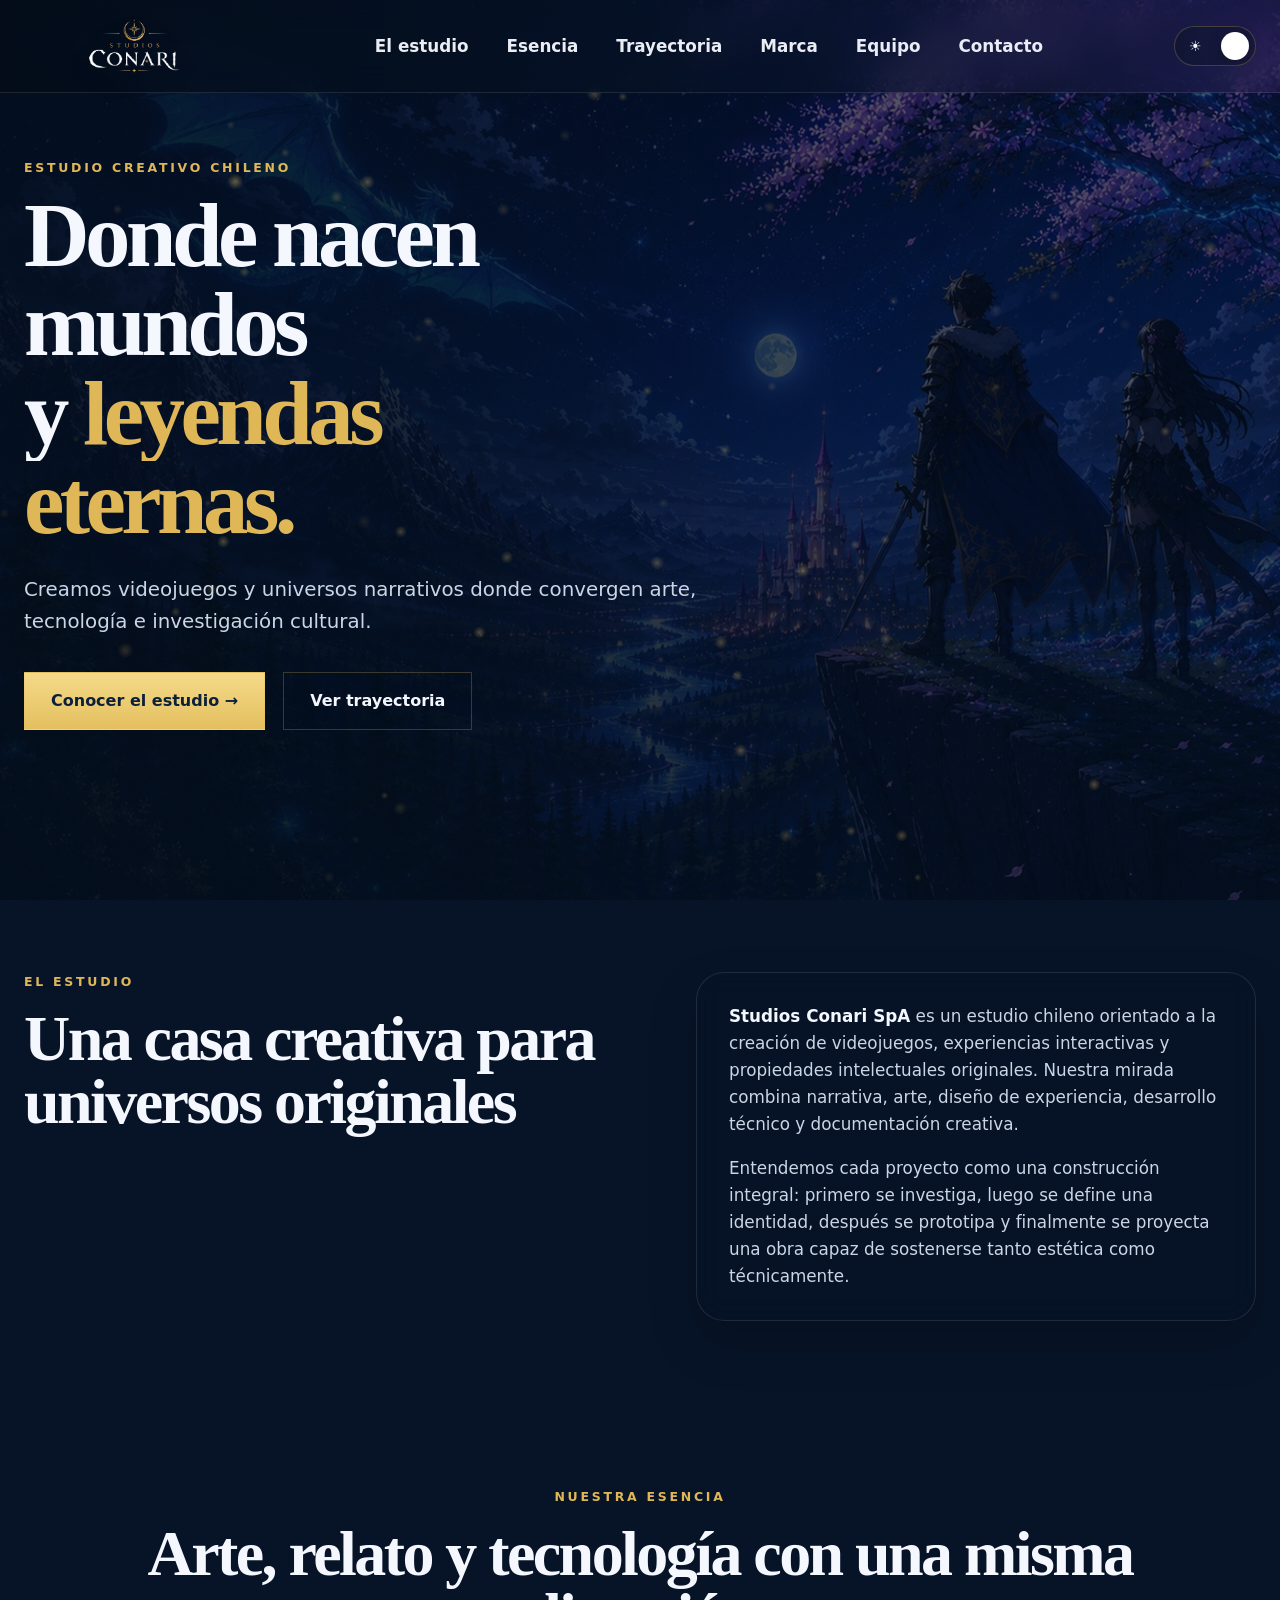
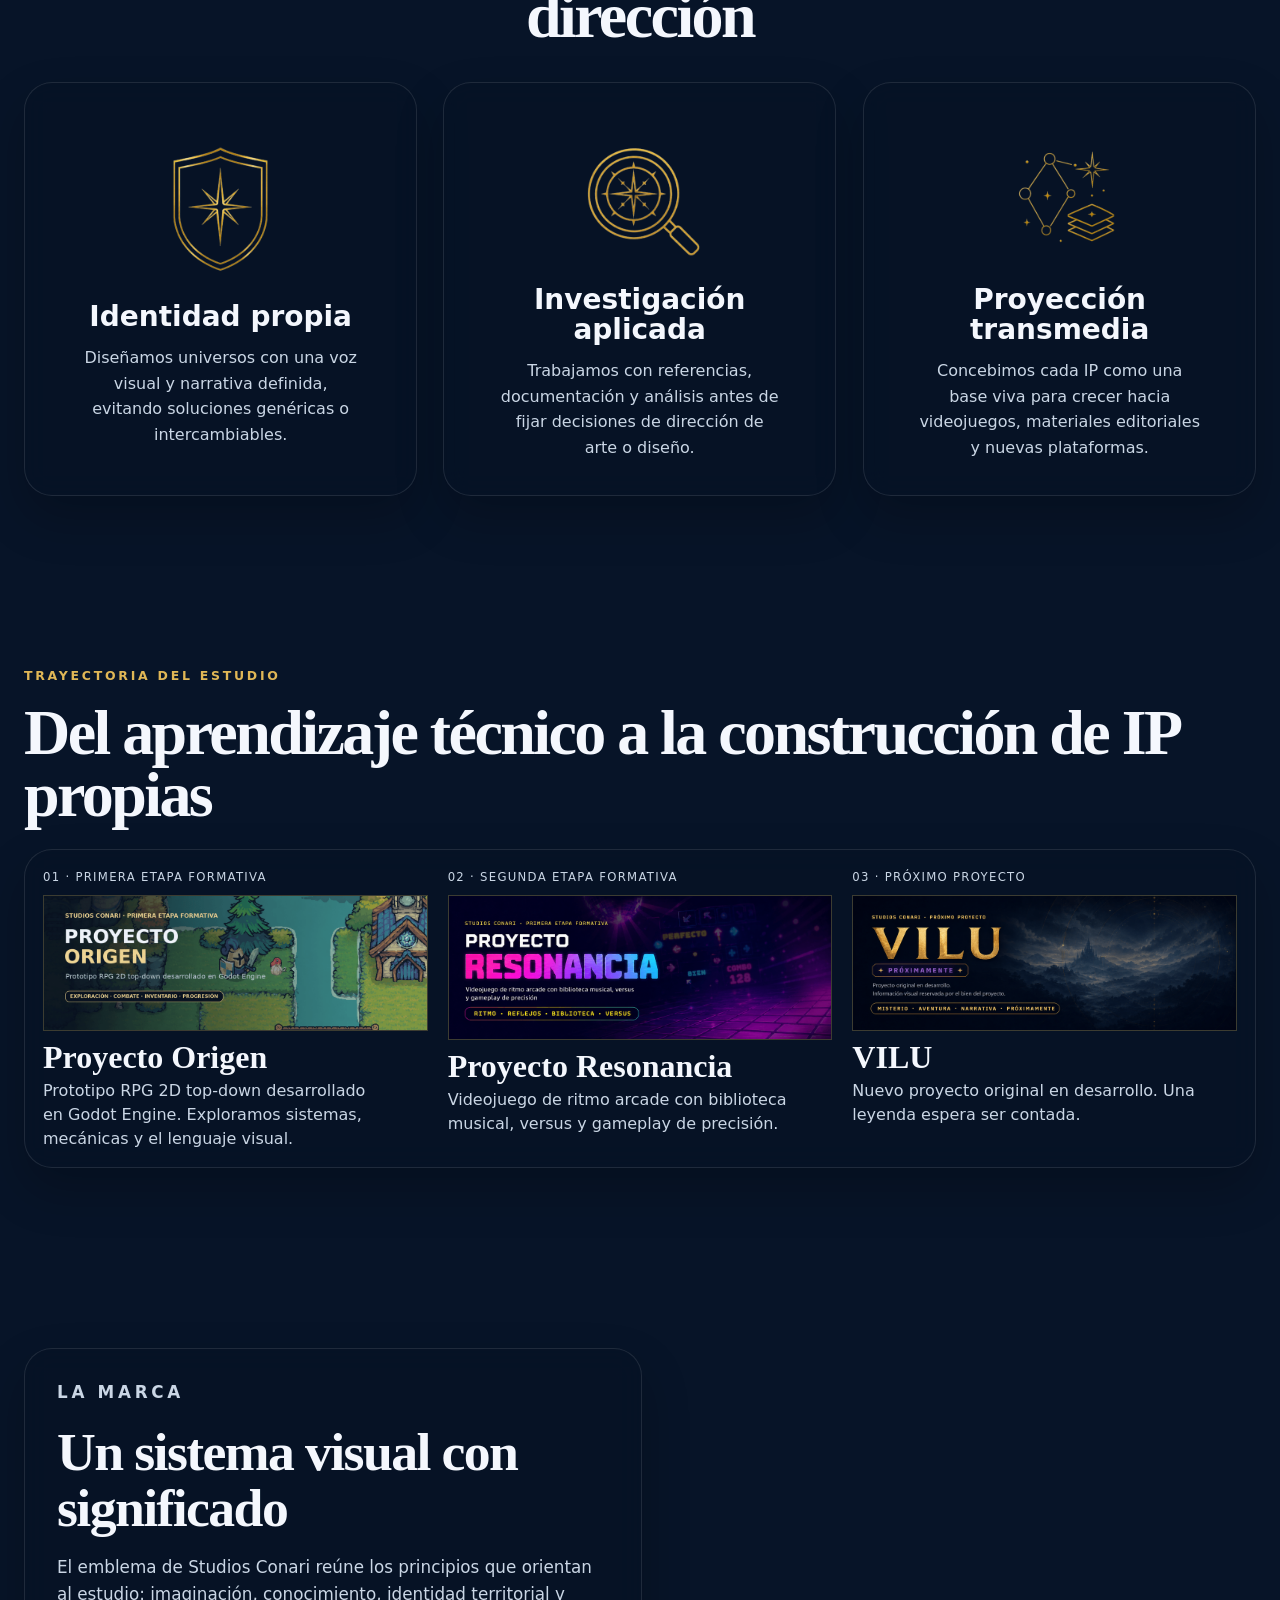
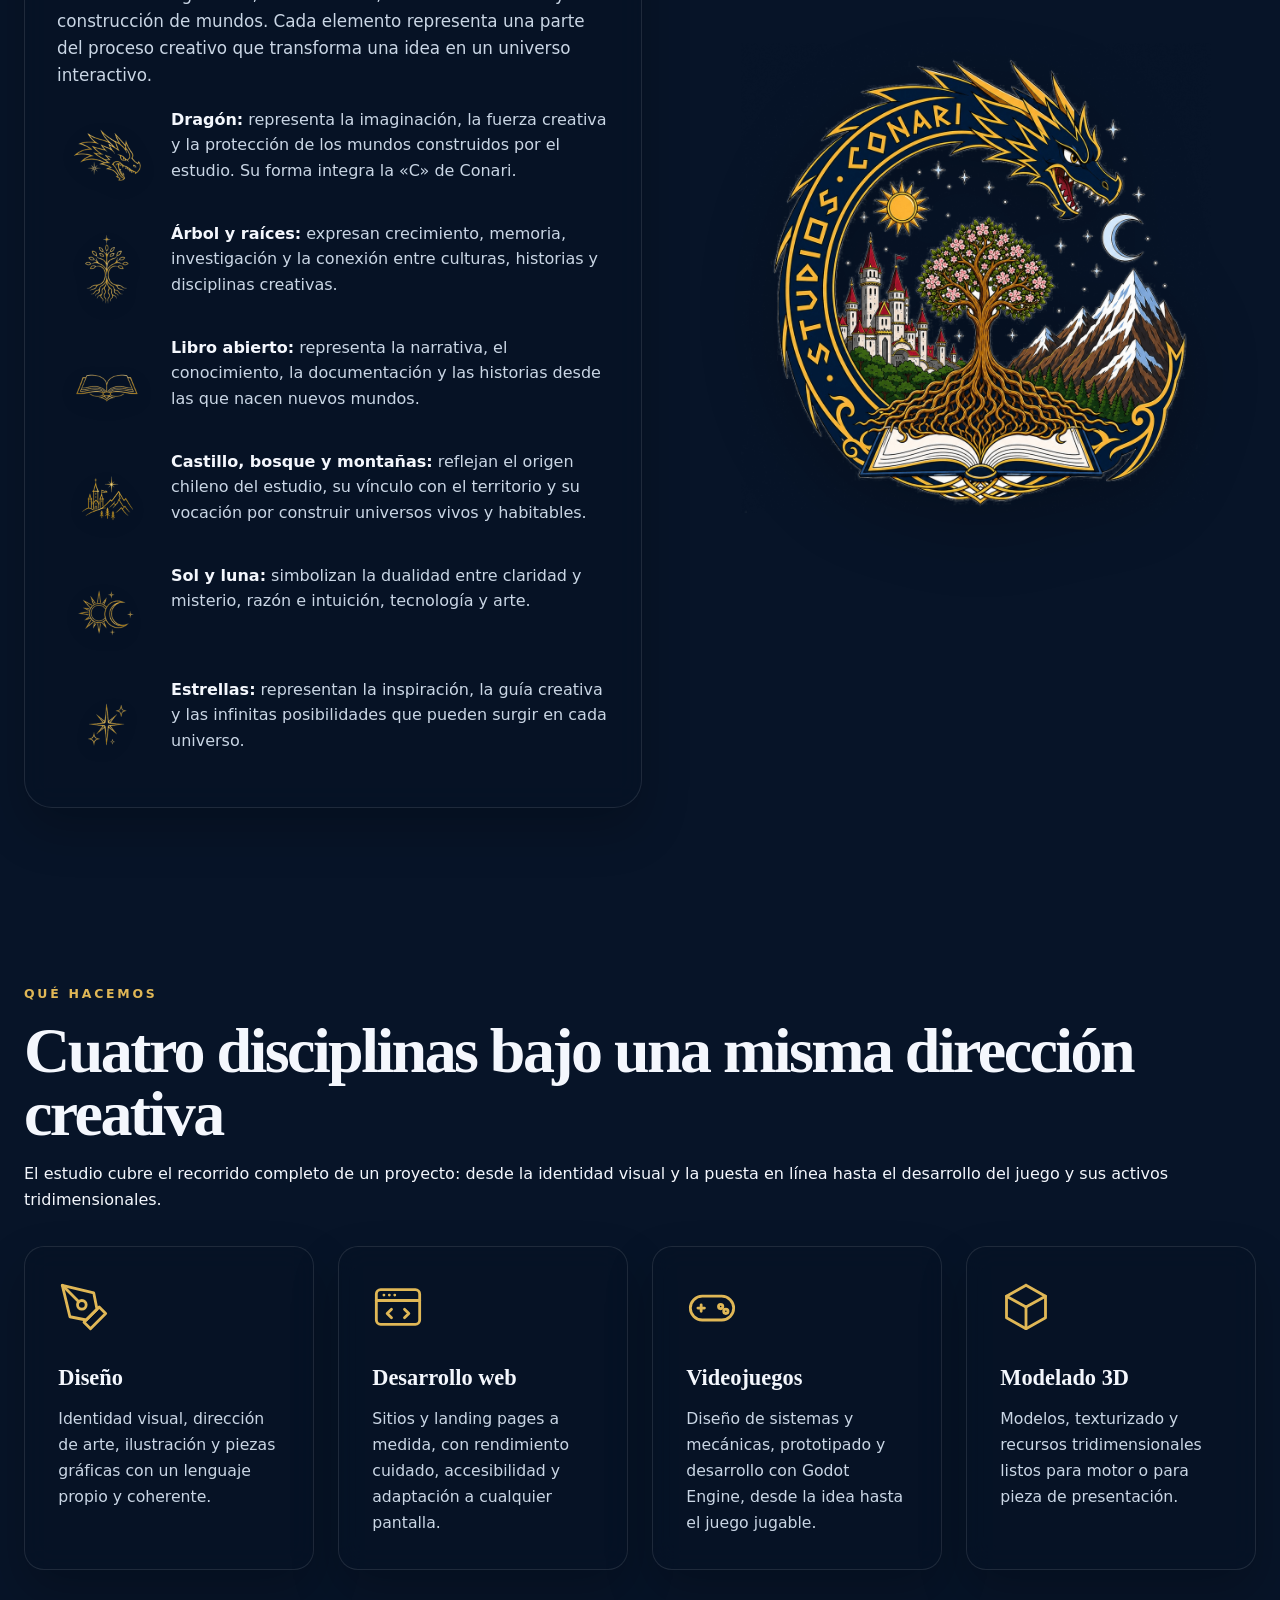
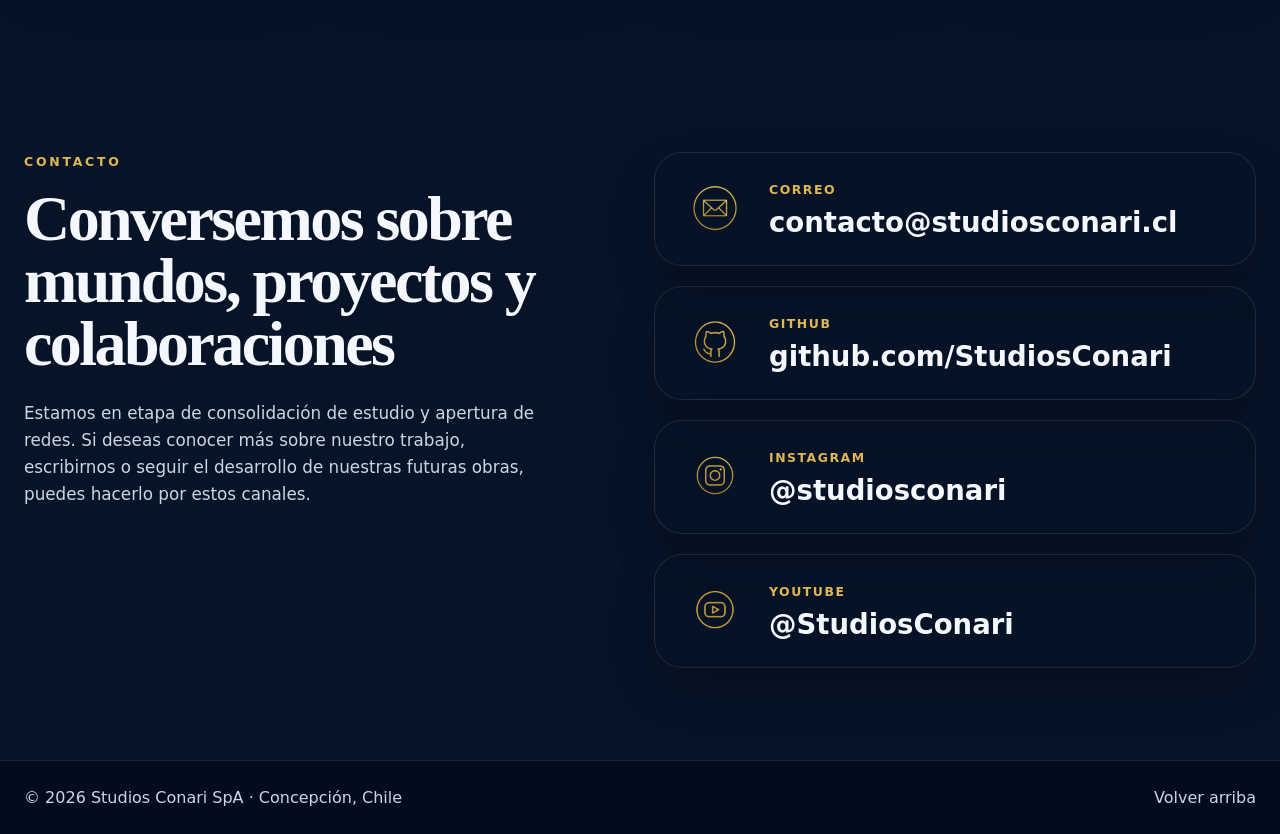
<file: index.html>
<!doctype html>
<html lang="es" data-theme="night" class="no-js">
<head>
  <meta charset="utf-8">
  <meta name="viewport" content="width=device-width,initial-scale=1">
  <title>Studios Conari | Donde nacen mundos y leyendas eternas</title>
  <meta name="description" content="Studios Conari: videojuegos, universos narrativos e identidades visuales con una voz propia.">
  <link rel="canonical" href="https://studiosconari.cl/">
  <link rel="icon" href="assets/favicon.png" type="image/png" sizes="512x512">
  <link rel="apple-touch-icon" href="assets/apple-touch-icon.png">

  <!-- Open Graph / redes sociales -->
  <meta property="og:type" content="website">
  <meta property="og:site_name" content="Studios Conari">
  <meta property="og:locale" content="es_CL">
  <meta property="og:url" content="https://studiosconari.cl/">
  <meta property="og:title" content="Studios Conari | Donde nacen mundos y leyendas eternas">
  <meta property="og:description" content="Estudio creativo chileno: videojuegos, universos narrativos e identidades visuales con una voz propia.">
  <meta property="og:image" content="https://studiosconari.cl/assets/background-night.jpg">
  <meta property="og:image:width" content="1600">
  <meta property="og:image:height" content="900">
  <meta property="og:image:alt" content="Paisaje nocturno del universo visual de Studios Conari.">
  <meta name="twitter:card" content="summary_large_image">
  <meta name="twitter:title" content="Studios Conari | Donde nacen mundos y leyendas eternas">
  <meta name="twitter:description" content="Estudio creativo chileno: videojuegos, universos narrativos e identidades visuales con una voz propia.">
  <meta name="twitter:image" content="https://studiosconari.cl/assets/background-night.jpg">

  <script type="application/ld+json">
  {
    "@context": "https://schema.org",
    "@type": "Organization",
    "name": "Studios Conari",
    "url": "https://studiosconari.cl/",
    "logo": "https://studiosconari.cl/assets/header-wordmark-night-transparent.png",
    "description": "Estudio creativo chileno dedicado a videojuegos, universos narrativos e identidades visuales.",
    "email": "contacto@studiosconari.cl",
    "address": {
      "@type": "PostalAddress",
      "addressCountry": "CL"
    },
    "sameAs": [
      "https://github.com/StudiosConari",
      "https://www.instagram.com/studiosconari/",
      "https://www.youtube.com/@StudiosConari"
    ]
  }
  </script>

  <!-- Aplica el tema guardado antes del primer pintado, para evitar el parpadeo.
       Debe ir aqui, sincrono y antes de la hoja de estilos. -->
  <script>
    (function () {
      document.documentElement.classList.remove('no-js');
      try {
        var t = localStorage.getItem('conari-theme');
        if (t === 'day' || t === 'night') document.documentElement.dataset.theme = t;
      } catch (e) { /* localStorage bloqueado: se queda con el tema por defecto */ }
    })();
  </script>

  <link rel="stylesheet" href="styles.css">
  <link rel="stylesheet" href="motion.css">
  <script src="script.js" defer></script>
  <script src="motion.js" defer></script>
</head>
<body>
  <!-- Barra de avance de lectura -->
  <div class="mo-progreso" aria-hidden="true"><i></i></div>

  <header class="site-header">
    <div class="shell nav-row">
      <a class="brand" href="#inicio" aria-label="Studios Conari, inicio">
        <img id="brandLogo" src="assets/header-wordmark-night-transparent.png" alt="Studios Conari" width="620" height="362" fetchpriority="high" decoding="async">
      <script>
        // Corrige el logo antes de pintarlo si el tema guardado es el diurno.
        (function () {
          var l = document.getElementById('brandLogo');
          if (l && document.documentElement.dataset.theme === 'day') {
            l.src = 'assets/header-wordmark-transparent.png';
          }
        })();
      </script>
      </a>

      <nav class="nav" aria-label="Navegación principal">
        <a href="#estudio">El estudio</a>
        <a href="#esencia">Esencia</a>
        <a href="#trayectoria">Trayectoria</a>
        <a href="#marca">Marca</a>
        <a href="equipo.html">Equipo</a>
        <a href="#contacto">Contacto</a>
      </nav>

      <button id="themeToggle" class="theme-toggle" type="button" aria-label="Cambiar modo visual" aria-pressed="true">
        <span>☀</span><i></i><span>☾</span>
      </button>
    </div>
  </header>

  <main>
    <section id="inicio" class="hero section-full" data-mo-hero aria-label="Presentación principal">
      <!-- Particulas y halo de puntero, dibujados por motion.js -->
      <canvas class="mo-particulas" aria-hidden="true"></canvas>
      <div class="mo-halo" aria-hidden="true"></div>

      <div class="shell hero-content">
        <p class="eyebrow mo-reveal">Estudio creativo chileno</p>
        <!-- Cada linea entra desde abajo tras su propia mascara -->
        <h1 class="mo-titulo">
          <span class="mo-linea"><span>Donde nacen</span></span>
          <span class="mo-linea"><span>mundos</span></span>
          <span class="mo-linea"><span>y <span class="hero-acento">leyendas</span></span></span>
          <span class="mo-linea"><span class="hero-acento">eternas.</span></span>
        </h1>
        <p class="lead mo-reveal" data-mo-delay="4">Creamos videojuegos y universos narrativos donde convergen arte, tecnología e investigación cultural.</p>
        <div class="actions mo-reveal" data-mo-delay="5">
          <a class="btn primary" href="#estudio">Conocer el estudio →</a>
          <a class="btn ghost" href="#trayectoria">Ver trayectoria</a>
        </div>
      </div>
    </section>

    <section id="estudio" class="section-full study-section">
      <div class="shell intro-grid">
        <div class="study-heading mo-reveal">
          <p class="eyebrow">El estudio</p>
          <h2>Una casa creativa para universos originales</h2>
        </div>
        <article class="glass-panel prose-panel mo-reveal" data-mo-delay="1">
          <p><strong>Studios Conari SpA</strong> es un estudio chileno orientado a la creación de videojuegos, experiencias interactivas y propiedades intelectuales originales. Nuestra mirada combina narrativa, arte, diseño de experiencia, desarrollo técnico y documentación creativa.</p>
          <p>Entendemos cada proyecto como una construcción integral: primero se investiga, luego se define una identidad, después se prototipa y finalmente se proyecta una obra capaz de sostenerse tanto estética como técnicamente.</p>
        </article>
      </div>
    </section>

    <section id="esencia" class="section-full essence-section">
      <div class="shell">
        <div class="section-heading centered mo-reveal">
          <p class="eyebrow">Nuestra esencia</p>
          <h2>Arte, relato y tecnología con una misma dirección</h2>
        </div>

        <div class="essence-cards mo-tilt-wrap">
          <article class="glass-panel essence-card mo-reveal mo-tilt mo-brillo">
            <div style="height: 50%; width: 50%;"><img src="assets/logo-identidad.png" alt="" width="420" height="420" loading="lazy" decoding="async"></div>
            <h3>Identidad propia</h3>
            <p>Diseñamos universos con una voz visual y narrativa definida, evitando soluciones genéricas o intercambiables.</p>
          </article>
          <article class="glass-panel essence-card mo-reveal mo-tilt mo-brillo">
            <div style="height: 50%; width: 50%;"><img src="assets/logo-investigacion.png" alt="" width="420" height="420" loading="lazy" decoding="async"></div>
            <h3>Investigación aplicada</h3>
            <p>Trabajamos con referencias, documentación y análisis antes de fijar decisiones de dirección de arte o diseño.</p>
          </article>
          <article class="glass-panel essence-card mo-reveal mo-tilt mo-brillo">
            <div style="height: 50%; width: 50%;"><img src="assets/logo-proyeccion.png" alt="" width="420" height="420" loading="lazy" decoding="async"></div>
            <h3>Proyección transmedia</h3>
            <p>Concebimos cada IP como una base viva para crecer hacia videojuegos, materiales editoriales y nuevas plataformas.</p>
          </article>
        </div>
      </div>
    </section>

    <section id="trayectoria" class="section-full trajectory-section">
      <div class="shell">
        <div class="section-heading trajectory-heading mo-reveal">
          <p class="eyebrow">Trayectoria del estudio</p>
          <h2>Del aprendizaje técnico a la construcción de IP propias</h2>
        </div>

        <div class="glass-panel trajectory-board mo-reveal" data-mo-delay="1">
          <article class="trajectory-item">
            <div class="stage">01 · Primera etapa formativa</div>
            <span class="mo-zoom"><img src="assets/banner-origen.png" alt="Banner de Proyecto Origen" width="1024" height="358" loading="lazy" decoding="async"></span>
            <h3>Proyecto Origen</h3>
            <p>Prototipo RPG 2D top-down desarrollado en Godot Engine. Exploramos sistemas, mecánicas y el lenguaje visual.</p>
          </article>

          <article class="trajectory-item">
            <div class="stage">02 · Segunda etapa formativa</div>
            <span class="mo-zoom"><img src="assets/banner-resonancia.png" alt="Banner de Proyecto Resonancia" width="1024" height="384" loading="lazy" decoding="async"></span>
            <h3>Proyecto Resonancia</h3>
            <p>Videojuego de ritmo arcade con biblioteca musical, versus y gameplay de precisión.</p>
          </article>

          <article class="trajectory-item">
            <div class="stage">03 · Próximo proyecto</div>
            <span class="mo-zoom"><img src="assets/banner-vilu.png" alt="Banner de VILU, próximo proyecto de Studios Conari" width="1024" height="358" loading="lazy" decoding="async"></span>
            <h3>VILU</h3>
            <p>Nuevo proyecto original en desarrollo. Una leyenda espera ser contada.</p>
          </article>
        </div>
      </div>
    </section>

    <section id="marca" class="section-full brand-section">
      <div class="shell brand-grid">
        <article class="glass-panel brand-copy">
          <p class="eyebrow">La marca</p>
          <h2>Un sistema visual con significado</h2>
          <p>El emblema de Studios Conari reúne los principios que orientan al estudio: imaginación, conocimiento, identidad territorial y construcción de mundos. Cada elemento representa una parte del proceso creativo que transforma una idea en un universo interactivo.</p>
          <ul class="brand-symbols mo-cadena">
            <li>
              <span class="brand-symbol-icon" aria-hidden="true"><img src="assets/logo-dragon.png" alt="" width="300" height="300" loading="lazy" decoding="async"></span>
              <span><strong>Dragón:</strong> representa la imaginación, la fuerza creativa y la protección de los mundos construidos por el estudio. Su forma integra la «C» de Conari.</span>
            </li>
            <li>
              <span class="brand-symbol-icon" aria-hidden="true"><img src="assets/logo-arbol.png" alt="" width="300" height="300" loading="lazy" decoding="async"></span>
              <span><strong>Árbol y raíces:</strong> expresan crecimiento, memoria, investigación y la conexión entre culturas, historias y disciplinas creativas.</span>
            </li>
            <li>
              <span class="brand-symbol-icon" aria-hidden="true"><img src="assets/logo-libro.png" alt="" width="300" height="300" loading="lazy" decoding="async"></span>
              <span><strong>Libro abierto:</strong> representa la narrativa, el conocimiento, la documentación y las historias desde las que nacen nuevos mundos.</span>
            </li>
            <li>
              <span class="brand-symbol-icon" aria-hidden="true"><img src="assets/logo-castillo-montaña-bosque.png" alt="" width="300" height="300" loading="lazy" decoding="async"></span>
              <span><strong>Castillo, bosque y montañas:</strong> reflejan el origen chileno del estudio, su vínculo con el territorio y su vocación por construir universos vivos y habitables.</span>
            </li>
            <li>
              <span class="brand-symbol-icon" aria-hidden="true"><img src="assets/logo-sol-luna.png" alt="" width="300" height="300" loading="lazy" decoding="async"></span>
              <span><strong>Sol y luna:</strong> simbolizan la dualidad entre claridad y misterio, razón e intuición, tecnología y arte.</span>
            </li>
            <li>
              <span class="brand-symbol-icon" aria-hidden="true"><img src="assets/logo-estrella.png" alt="" width="300" height="300" loading="lazy" decoding="async"></span>
              <span><strong>Estrellas:</strong> representan la inspiración, la guía creativa y las infinitas posibilidades que pueden surgir en cada universo.</span>
            </li>
          </ul>
        </article>

        <figure class="emblem-wrap mo-reveal mo-flota">
          <img src="assets/emblem-dragon.png" alt="Emblema de Studios Conari con dragón, árbol, castillo, montañas, sol y luna" width="1100" height="1100" loading="lazy" decoding="async">
        </figure>
      </div>
    </section>

    <!-- ================= CAPACIDADES ================= -->
    <section id="capacidades" class="section-full caps-section" aria-labelledby="titulo-capacidades">
      <div class="shell">
        <div class="section-heading mo-reveal">
          <p class="eyebrow">Qué hacemos</p>
          <h2 id="titulo-capacidades">Cuatro disciplinas bajo una misma dirección creativa</h2>
          <p>El estudio cubre el recorrido completo de un proyecto: desde la identidad visual
             y la puesta en línea hasta el desarrollo del juego y sus activos tridimensionales.</p>
        </div>
        <div class="caps-grid">
          <article class="glass-panel cap mo-reveal mo-flota mo-brillo">
            <svg class="cap-icon" viewBox="0 0 24 24" aria-hidden="true">
              <path d="M12 19l7-7 3 3-7 7-3-3z"/>
              <path d="M18 13l-1.5-7.5L2 2l3.5 14.5L13 18l5-5z"/>
              <path d="M2 2l7.586 7.586"/>
              <circle cx="11" cy="11" r="2"/>
            </svg>
            <h3>Diseño</h3>
            <p>Identidad visual, dirección de arte, ilustración y piezas gráficas
               con un lenguaje propio y coherente.</p>
          </article>

          <article class="glass-panel cap mo-reveal mo-flota mo-brillo">
            <svg class="cap-icon" viewBox="0 0 24 24" aria-hidden="true">
              <rect x="2" y="4" width="20" height="16" rx="2"/>
              <path d="M2 9h20"/>
              <path d="M5.5 6.5h.01M8 6.5h.01M10.5 6.5h.01"/>
              <path d="M9 13l-2 2 2 2M15 13l2 2-2 2"/>
            </svg>
            <h3>Desarrollo web</h3>
            <p>Sitios y landing pages a medida, con rendimiento cuidado,
               accesibilidad y adaptación a cualquier pantalla.</p>
          </article>

          <article class="glass-panel cap mo-reveal mo-flota mo-brillo">
            <svg class="cap-icon" viewBox="0 0 24 24" aria-hidden="true">
              <rect x="2" y="7" width="20" height="11" rx="5.5"/>
              <path d="M7 11v3M5.5 12.5h3"/>
              <circle cx="16" cy="11.8" r="1"/>
              <circle cx="18.4" cy="14" r="1"/>
            </svg>
            <h3>Videojuegos</h3>
            <p>Diseño de sistemas y mecánicas, prototipado y desarrollo
               con Godot Engine, desde la idea hasta el juego jugable.</p>
          </article>

          <article class="glass-panel cap mo-reveal mo-flota mo-brillo">
            <svg class="cap-icon" viewBox="0 0 24 24" aria-hidden="true">
              <path d="M12 2l9 5v10l-9 5-9-5V7z"/>
              <path d="M12 12l9-5"/>
              <path d="M12 12v10"/>
              <path d="M12 12L3 7"/>
            </svg>
            <h3>Modelado 3D</h3>
            <p>Modelos, texturizado y recursos tridimensionales listos
               para motor o para pieza de presentación.</p>
          </article>
        </div>
      </div>
    </section>

    <section id="contacto" class="section-full contact-section">
      <div class="shell contact-grid">
        <div class="contact-copy mo-reveal">
          <p class="eyebrow">Contacto</p>
          <h2>Conversemos sobre mundos, proyectos y colaboraciones</h2>
          <p>Estamos en etapa de consolidación de estudio y apertura de redes. Si deseas conocer más sobre nuestro trabajo, escribirnos o seguir el desarrollo de nuestras futuras obras, puedes hacerlo por estos canales.</p>
        </div>

        <div class="contact-list mo-tilt-wrap">
          <a class="glass-panel contact-card contact-card--icon mo-reveal mo-tilt mo-brillo" href="mailto:contacto@studiosconari.cl">
            <span class="contact-icon" aria-hidden="true">
              <img src="assets/logo-correo.png" alt="" width="192" height="192" loading="lazy" decoding="async">
            </span>
            <span class="contact-info">
              <span class="contact-label">Correo</span>
              <strong>contacto@studiosconari.cl</strong>
            </span>
          </a>

          <a class="glass-panel contact-card contact-card--icon mo-reveal mo-tilt mo-brillo" href="https://github.com/StudiosConari" target="_blank" rel="noreferrer noopener">
            <span class="contact-icon" aria-hidden="true">
              <img src="assets/logo-github.png" alt="" width="192" height="192" loading="lazy" decoding="async">
            </span>
            <span class="contact-info">
              <span class="contact-label">GitHub</span>
              <strong>github.com/StudiosConari</strong>
            </span>
          </a>

          <a class="glass-panel contact-card contact-card--icon mo-reveal mo-tilt mo-brillo" href="https://www.instagram.com/studiosconari/" target="_blank" rel="noreferrer noopener">
            <span class="contact-icon" aria-hidden="true">
              <img src="assets/logo-instagram.png" alt="" width="192" height="192" loading="lazy" decoding="async">
            </span>
            <span class="contact-info">
              <span class="contact-label">Instagram</span>
              <strong>@studiosconari</strong>
            </span>
          </a>

          <a class="glass-panel contact-card contact-card--icon mo-reveal mo-tilt mo-brillo" href="https://www.youtube.com/@StudiosConari" target="_blank" rel="noreferrer noopener">
            <span class="contact-icon" aria-hidden="true">
              <img src="assets/logo-youtube.png" alt="" width="192" height="192" loading="lazy" decoding="async">
            </span>
            <span class="contact-info">
              <span class="contact-label">YouTube</span>
              <strong>@StudiosConari</strong>
            </span>
          </a>
        </div>
      </div>
    </section>
  </main>

  <footer class="site-footer">
    <div class="shell footer-row">
      <p>© <span id="year"></span> Studios Conari SpA · Concepción, Chile</p>
      <a href="#inicio" data-scroll-top>Volver arriba</a>
    </div>
  </footer>
</body>
</html>
</file>
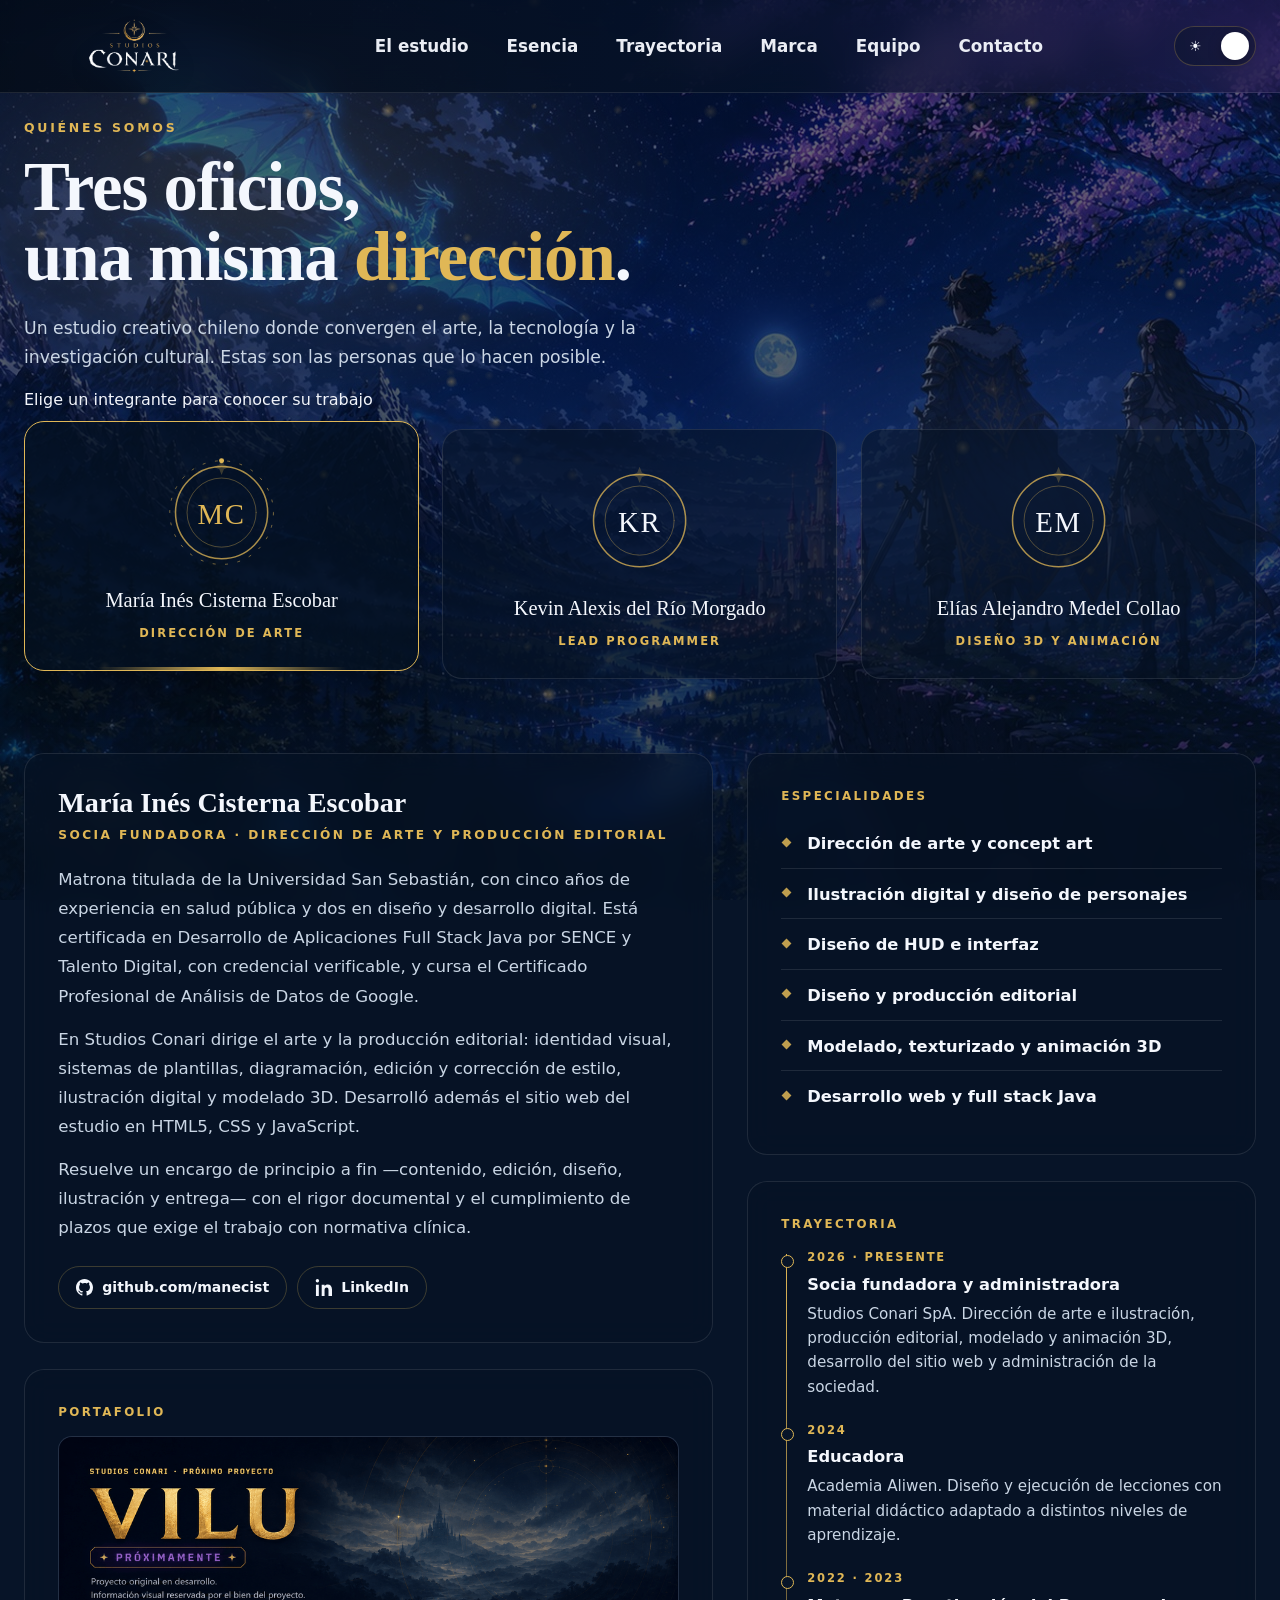
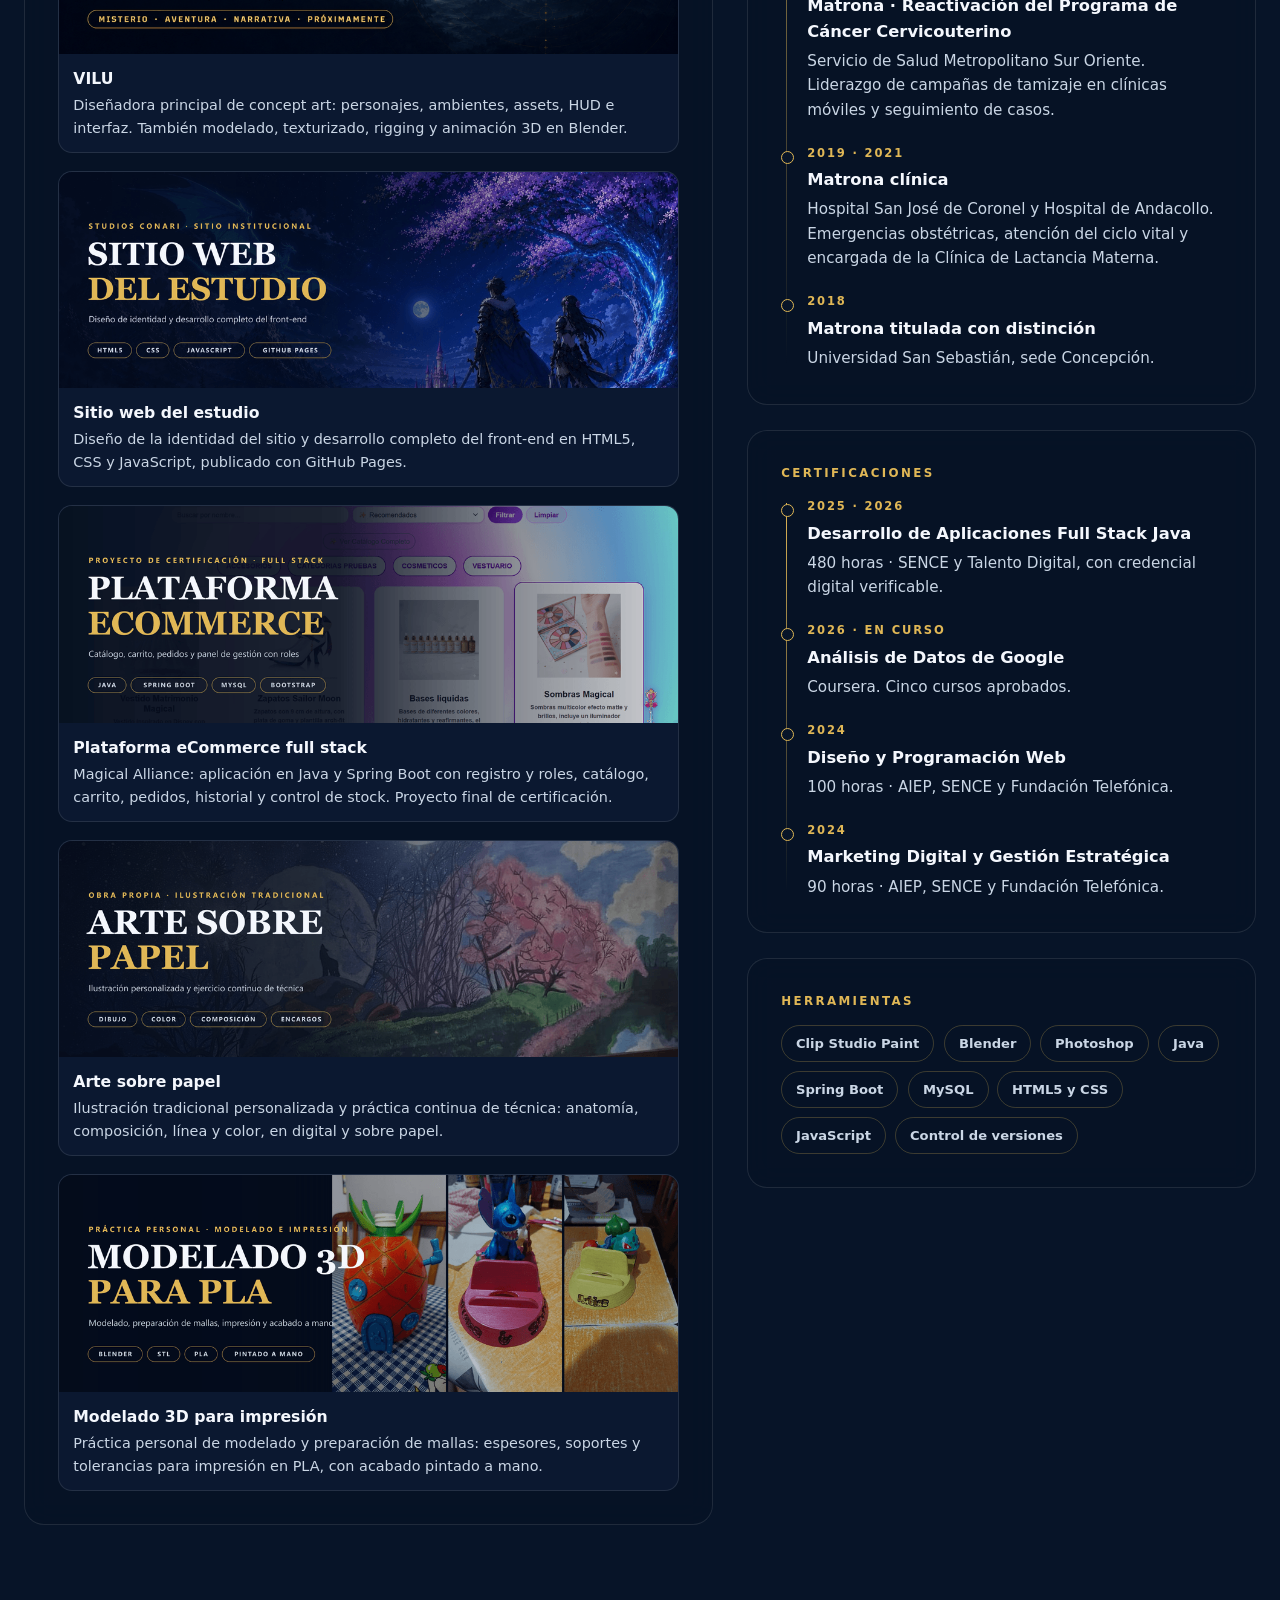
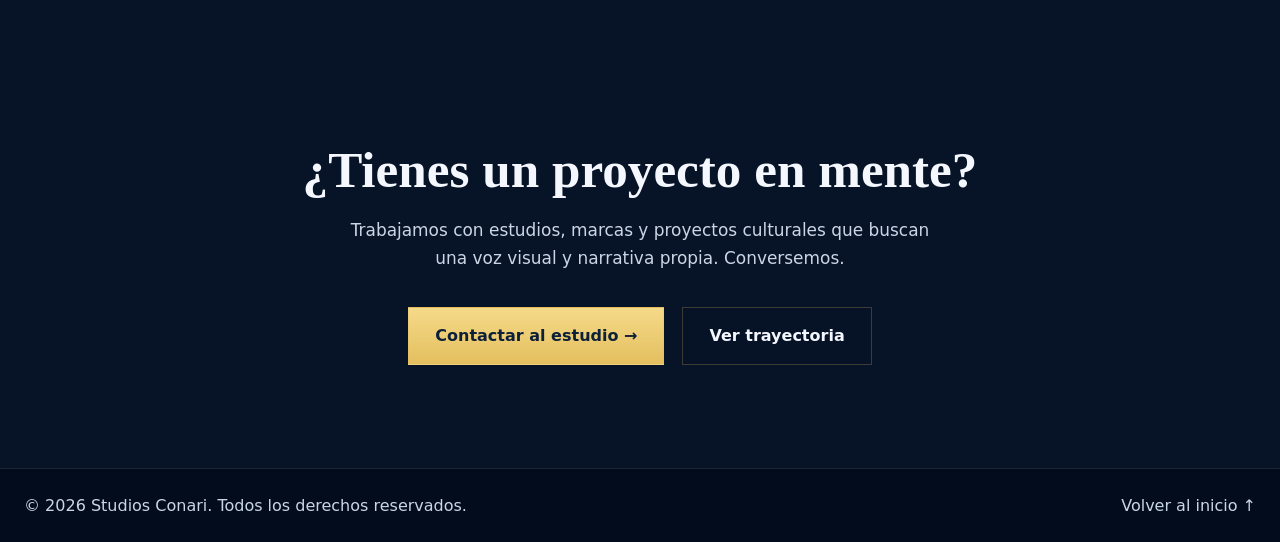
<file: equipo.html>
<!doctype html>
<html lang="es" data-theme="night" class="no-js">
<head>
  <meta charset="utf-8">
  <meta name="viewport" content="width=device-width,initial-scale=1">
  <title>Equipo | Studios Conari</title>
  <meta name="description" content="Quienes forman Studios Conari: perfiles, trayectoria y portafolio del equipo detras de nuestros videojuegos, universos narrativos e identidades visuales.">
  <link rel="canonical" href="https://studiosconari.cl/equipo.html">
  <link rel="icon" href="assets/favicon.png" type="image/png" sizes="512x512">
  <link rel="apple-touch-icon" href="assets/apple-touch-icon.png">

  <!-- Open Graph / redes sociales -->
  <meta property="og:type" content="website">
  <meta property="og:site_name" content="Studios Conari">
  <meta property="og:locale" content="es_CL">
  <meta property="og:url" content="https://studiosconari.cl/equipo.html">
  <meta property="og:title" content="Equipo | Studios Conari">
  <meta property="og:description" content="Quienes forman Studios Conari: perfiles, trayectoria y portafolio del equipo.">
  <meta property="og:image" content="https://studiosconari.cl/assets/background-night.jpg">
  <meta property="og:image:width" content="1600">
  <meta property="og:image:height" content="900">
  <meta name="twitter:card" content="summary_large_image">
  <meta name="twitter:title" content="Equipo | Studios Conari">
  <meta name="twitter:description" content="Quienes forman Studios Conari: perfiles, trayectoria y portafolio del equipo.">
  <meta name="twitter:image" content="https://studiosconari.cl/assets/background-night.jpg">

  <!-- Aplica el tema guardado antes del primer pintado, para evitar el parpadeo.
       Debe ir aqui, sincrono y antes de la hoja de estilos. -->
  <script>
    (function () {
      document.documentElement.classList.remove('no-js');
      try {
        var t = localStorage.getItem('conari-theme');
        if (t === 'day' || t === 'night') document.documentElement.dataset.theme = t;
      } catch (e) { /* localStorage bloqueado: se queda con el tema por defecto */ }
    })();
  </script>

  <link rel="stylesheet" href="styles.css">
  <link rel="stylesheet" href="motion.css">
  <link rel="stylesheet" href="equipo.css">
  <script src="script.js" defer></script>
  <script src="motion.js" defer></script>
  <script src="equipo.js" defer></script>
</head>
<body>
  <!-- Barra de avance de lectura -->
  <div class="mo-progreso" aria-hidden="true"><i></i></div>

  <header class="site-header">
    <div class="shell nav-row">
      <a class="brand" href="index.html#inicio" aria-label="Studios Conari, inicio">
        <img id="brandLogo" src="assets/header-wordmark-night-transparent.png" alt="Studios Conari" width="620" height="362" fetchpriority="high" decoding="async">
        <script>
          // Corrige el logo antes de pintarlo si el tema guardado es el diurno.
          (function () {
            var l = document.getElementById('brandLogo');
            if (l && document.documentElement.dataset.theme === 'day') {
              l.src = 'assets/header-wordmark-transparent.png';
            }
          })();
        </script>
      </a>

      <nav class="nav" aria-label="Navegación principal">
        <a href="index.html#estudio">El estudio</a>
        <a href="index.html#esencia">Esencia</a>
        <a href="index.html#trayectoria">Trayectoria</a>
        <a href="index.html#marca">Marca</a>
        <a href="equipo.html" aria-current="page">Equipo</a>
        <a href="index.html#contacto">Contacto</a>
      </nav>

      <button id="themeToggle" class="theme-toggle" type="button" aria-label="Cambiar modo visual" aria-pressed="true">
        <span>☀</span><i></i><span>☾</span>
      </button>
    </div>
  </header>

  <main>
    <!-- ================= HERO CON SELECTOR =================
         El hero y la eleccion de integrante van juntos, para que los tres
         nombres esten a la vista desde el primer pantallazo. -->
    <section class="tm-hero" id="integrantes" data-mo-hero aria-labelledby="tm-titulo-equipo">
      <div class="tm-hero-layer tm-hero-glow" data-mo-speed="0.18" aria-hidden="true"></div>
      <canvas class="mo-particulas" aria-hidden="true"></canvas>
      <div class="mo-halo" aria-hidden="true"></div>

      <div class="shell tm-hero-content">
        <p class="eyebrow mo-reveal">Quiénes somos</p>
        <!-- Cada linea entra desde abajo tras su propia mascara -->
        <h1 class="tm-titulo mo-titulo" id="tm-titulo-equipo">
          <span class="mo-linea"><span>Tres oficios,</span></span>
          <span class="mo-linea"><span>una misma <em>dirección</em>.</span></span>
        </h1>
        <p class="tm-lead mo-reveal" data-mo-delay="2">
          Un estudio creativo chileno donde convergen el arte, la tecnología y la
          investigación cultural. Estas son las personas que lo hacen posible.
        </p>

        <p class="tm-pista mo-reveal" data-mo-delay="3">Elige un integrante para conocer su trabajo</p>

      <div class="tm-picker mo-reveal" data-mo-delay="4" role="tablist" aria-label="Integrantes de Studios Conari">

        <button class="tm-card mo-tilt" type="button" role="tab" data-tm-for="maria-ines"
                aria-selected="true" aria-controls="maria-ines" id="tab-maria-ines">
          <svg class="tm-mono" viewBox="0 0 120 120" aria-hidden="true">
            <circle class="tm-mono-ring" cx="60" cy="60" r="48"/>
            <circle class="tm-mono-ring tm-mono-ring--inner" cx="60" cy="60" r="36"/>
            <circle class="tm-mono-dash" cx="60" cy="60" r="54"/>
            <g class="tm-mono-orbita"><circle cx="60" cy="6" r="2.6"/></g>
            <path class="tm-mono-spark" d="M60 4 L62.4 10 L68 12.4 L62.4 14.8 L60 20.8 L57.6 14.8 L52 12.4 L57.6 10 Z"/>
            <text class="tm-mono-text" x="60" y="61">MC</text>
          </svg>
          <span class="tm-card-text">
            <span class="tm-card-name">María Inés Cisterna Escobar</span>
            <span class="tm-card-role">Dirección de arte</span>
          </span>
        </button>

        <button class="tm-card mo-tilt" type="button" role="tab" data-tm-for="kevin"
                aria-selected="false" aria-controls="kevin" id="tab-kevin">
          <svg class="tm-mono" viewBox="0 0 120 120" aria-hidden="true">
            <circle class="tm-mono-ring" cx="60" cy="60" r="48"/>
            <circle class="tm-mono-ring tm-mono-ring--inner" cx="60" cy="60" r="36"/>
            <circle class="tm-mono-dash" cx="60" cy="60" r="54"/>
            <g class="tm-mono-orbita"><circle cx="60" cy="6" r="2.6"/></g>
            <path class="tm-mono-spark" d="M60 4 L62.4 10 L68 12.4 L62.4 14.8 L60 20.8 L57.6 14.8 L52 12.4 L57.6 10 Z"/>
            <text class="tm-mono-text" x="60" y="61">KR</text>
          </svg>
          <span class="tm-card-text">
            <span class="tm-card-name">Kevin Alexis del Río Morgado</span>
            <span class="tm-card-role">Lead Programmer</span>
          </span>
        </button>

        <button class="tm-card mo-tilt" type="button" role="tab" data-tm-for="elias"
                aria-selected="false" aria-controls="elias" id="tab-elias">
          <svg class="tm-mono" viewBox="0 0 120 120" aria-hidden="true">
            <circle class="tm-mono-ring" cx="60" cy="60" r="48"/>
            <circle class="tm-mono-ring tm-mono-ring--inner" cx="60" cy="60" r="36"/>
            <circle class="tm-mono-dash" cx="60" cy="60" r="54"/>
            <g class="tm-mono-orbita"><circle cx="60" cy="6" r="2.6"/></g>
            <path class="tm-mono-spark" d="M60 4 L62.4 10 L68 12.4 L62.4 14.8 L60 20.8 L57.6 14.8 L52 12.4 L57.6 10 Z"/>
            <text class="tm-mono-text" x="60" y="61">EM</text>
          </svg>
          <span class="tm-card-text">
            <span class="tm-card-name">Elías Alejandro Medel Collao</span>
            <span class="tm-card-role">Diseño 3D y animación</span>
          </span>
        </button>

      </div>
      </div>
    </section>

    <!-- ================= DETALLE DEL INTEGRANTE ================= -->
    <section class="tm-section tm-section--detalle" aria-label="Perfil del integrante seleccionado">
      <div class="shell">
        <div class="tm-stage">

          <!-- ---------- María Inés Cisterna Escobar ---------- -->
<section class="tm-panel is-active" id="maria-ines" role="tabpanel" aria-labelledby="tab-maria-ines" tabindex="0">
            <div class="tm-panel-inner">
              <div class="tm-panel-grid">

                <div>
                  <article class="tm-block">
                    <h3>María Inés Cisterna Escobar</h3>
                    <p class="tm-panel-role">Socia fundadora · Dirección de arte y producción editorial</p>
                    <p class="tm-bio">
                      Matrona titulada de la Universidad San Sebastián, con cinco años de experiencia
                      en salud pública y dos en diseño y desarrollo digital. Está certificada en
                      Desarrollo de Aplicaciones Full Stack Java por SENCE y Talento Digital, con
                      credencial verificable, y cursa el Certificado Profesional de Análisis de
                      Datos de Google.
                    </p>
                    <p class="tm-bio">
                      En Studios Conari dirige el arte y la producción editorial: identidad visual,
                      sistemas de plantillas, diagramación, edición y corrección de estilo,
                      ilustración digital y modelado 3D. Desarrolló además el sitio web del estudio
                      en HTML5, CSS y JavaScript.
                    </p>
                    <p class="tm-bio">
                      Resuelve un encargo de principio a fin —contenido, edición, diseño, ilustración
                      y entrega— con el rigor documental y el cumplimiento de plazos que exige el
                      trabajo con normativa clínica.
                    </p>
                    <ul class="tm-links">
                      <li>
                        <a href="https://github.com/manecist" target="_blank" rel="noreferrer noopener">
                          <svg viewBox="0 0 16 16" aria-hidden="true"><path d="M8 0C3.58 0 0 3.58 0 8c0 3.54 2.29 6.53 5.47 7.59.4.07.55-.17.55-.38 0-.19-.01-.82-.01-1.49-2.01.37-2.53-.49-2.69-.94-.09-.23-.48-.94-.82-1.13-.28-.15-.68-.52-.01-.53.63-.01 1.08.58 1.23.82.72 1.21 1.87.87 2.33.66.07-.52.28-.87.51-1.07-1.78-.2-3.64-.89-3.64-3.95 0-.87.31-1.59.82-2.15-.08-.2-.36-1.02.08-2.12 0 0 .67-.21 2.2.82a7.4 7.4 0 0 1 2-.27c.68 0 1.36.09 2 .27 1.53-1.04 2.2-.82 2.2-.82.44 1.1.16 1.92.08 2.12.51.56.82 1.27.82 2.15 0 3.07-1.87 3.75-3.65 3.95.29.25.54.73.54 1.48 0 1.07-.01 1.93-.01 2.2 0 .21.15.46.55.38A8.01 8.01 0 0 0 16 8c0-4.42-3.58-8-8-8Z"/></svg>
                          github.com/manecist
                        </a>
                      </li>
                      <li>
                        <a href="https://www.linkedin.com/in/maria-cisterna-e" target="_blank" rel="noreferrer noopener">
                          <svg viewBox="0 0 16 16" aria-hidden="true"><path d="M3.6 5.3H.9V16h2.7V5.3ZM2.25 0a1.6 1.6 0 1 0 0 3.2 1.6 1.6 0 0 0 0-3.2ZM16 9.9c0-3-1.6-4.8-4-4.8-1.4 0-2.4.6-3 1.6V5.3H6.3V16H9v-5.6c0-1.4.7-2.3 1.9-2.3s1.8.8 1.8 2.3V16H16V9.9Z"/></svg>
                          LinkedIn
                        </a>
                      </li>
                    </ul>
                  </article>

                  <article class="tm-block">
                    <h4>Portafolio</h4>
                    <div class="tm-work">
                      <figure>
                        <img src="assets/banner-vilu.png" alt="Banner de VILU" width="1024" height="358" loading="lazy" decoding="async">
                        <figcaption><b>VILU</b>Diseñadora principal de concept art: personajes, ambientes, assets, HUD e interfaz. También modelado, texturizado, rigging y animación 3D en Blender.</figcaption>
                      </figure>
                      <figure>
                        <a href="https://studiosconari.cl/" target="_blank" rel="noreferrer noopener">
                          <img src="assets/banner-sitio.png" alt="Banner del sitio web de Studios Conari" width="1024" height="358" loading="lazy" decoding="async">
                        </a>
                        <figcaption><b>Sitio web del estudio</b>Diseño de la identidad del sitio y desarrollo completo del front-end en HTML5, CSS y JavaScript, publicado con GitHub Pages.</figcaption>
                      </figure>
                      <figure>
                        <a href="https://github.com/manecist/Ecommerce-Portafolio-Final-M7" target="_blank" rel="noreferrer noopener">
                          <img src="assets/banner-ecommerce.png" alt="Banner de la plataforma eCommerce Magical Alliance" width="1024" height="358" loading="lazy" decoding="async">
                        </a>
                        <figcaption><b>Plataforma eCommerce full stack</b>Magical Alliance: aplicación en Java y Spring Boot con registro y roles, catálogo, carrito, pedidos, historial y control de stock. Proyecto final de certificación.</figcaption>
                      </figure>
                      <figure>
                        <a href="https://github.com/manecist/Arte-e-ilustracion-personalizada-tradicional" target="_blank" rel="noreferrer noopener">
                          <img src="assets/banner-arte.png" alt="Ilustración tradicional sobre papel: paisaje nocturno con luna y cerezos" width="1024" height="358" loading="lazy" decoding="async">
                        </a>
                        <figcaption><b>Arte sobre papel</b>Ilustración tradicional personalizada y práctica continua de técnica: anatomía, composición, línea y color, en digital y sobre papel.</figcaption>
                      </figure>
                      <figure>
                        <a href="https://github.com/manecist/Modelos-3D" target="_blank" rel="noreferrer noopener">
                          <img src="assets/banner-3d.png" alt="Piezas modeladas en 3D, impresas en PLA y pintadas a mano" width="1024" height="358" loading="lazy" decoding="async">
                        </a>
                        <figcaption><b>Modelado 3D para impresión</b>Práctica personal de modelado y preparación de mallas: espesores, soportes y tolerancias para impresión en PLA, con acabado pintado a mano.</figcaption>
                      </figure>
                    </div>
                  </article>
                </div>

                <div>
                  <article class="tm-block">
                    <h4>Especialidades</h4>
                    <ul class="tm-skills">
                      <li><span class="tm-skill-name">Dirección de arte y concept art</span></li>
                      <li><span class="tm-skill-name">Ilustración digital y diseño de personajes</span></li>
                      <li><span class="tm-skill-name">Diseño de HUD e interfaz</span></li>
                      <li><span class="tm-skill-name">Diseño y producción editorial</span></li>
                      <li><span class="tm-skill-name">Modelado, texturizado y animación 3D</span></li>
                      <li><span class="tm-skill-name">Desarrollo web y full stack Java</span></li>
                    </ul>
                  </article>

                  <article class="tm-block">
                    <h4>Trayectoria</h4>
                    <ul class="tm-timeline">
                      <li>
                        <em>2026 · Presente</em>
                        <b>Socia fundadora y administradora</b>
                        <span>Studios Conari SpA. Dirección de arte e ilustración, producción
                              editorial, modelado y animación 3D, desarrollo del sitio web y
                              administración de la sociedad.</span>
                      </li>
                      <li>
                        <em>2024</em>
                        <b>Educadora</b>
                        <span>Academia Aliwen. Diseño y ejecución de lecciones con material
                              didáctico adaptado a distintos niveles de aprendizaje.</span>
                      </li>
                      <li>
                        <em>2022 · 2023</em>
                        <b>Matrona · Reactivación del Programa de Cáncer Cervicouterino</b>
                        <span>Servicio de Salud Metropolitano Sur Oriente. Liderazgo de campañas
                              de tamizaje en clínicas móviles y seguimiento de casos.</span>
                      </li>
                      <li>
                        <em>2019 · 2021</em>
                        <b>Matrona clínica</b>
                        <span>Hospital San José de Coronel y Hospital de Andacollo. Emergencias
                              obstétricas, atención del ciclo vital y encargada de la Clínica de
                              Lactancia Materna.</span>
                      </li>
                      <li>
                        <em>2018</em>
                        <b>Matrona titulada con distinción</b>
                        <span>Universidad San Sebastián, sede Concepción.</span>
                      </li>
                    </ul>
                  </article>

                  <article class="tm-block">
                    <h4>Certificaciones</h4>
                    <ul class="tm-timeline">
                      <li>
                        <em>2025 · 2026</em>
                        <b>Desarrollo de Aplicaciones Full Stack Java</b>
                        <span>480 horas · SENCE y Talento Digital, con credencial digital
                              verificable.</span>
                      </li>
                      <li>
                        <em>2026 · En curso</em>
                        <b>Análisis de Datos de Google</b>
                        <span>Coursera. Cinco cursos aprobados.</span>
                      </li>
                      <li>
                        <em>2024</em>
                        <b>Diseño y Programación Web</b>
                        <span>100 horas · AIEP, SENCE y Fundación Telefónica.</span>
                      </li>
                      <li>
                        <em>2024</em>
                        <b>Marketing Digital y Gestión Estratégica</b>
                        <span>90 horas · AIEP, SENCE y Fundación Telefónica.</span>
                      </li>
                    </ul>
                  </article>

                  <article class="tm-block">
                    <h4>Herramientas</h4>
                    <ul class="tm-tags">
                      <li>Clip Studio Paint</li>
                      <li>Blender</li>
                      <li>Photoshop</li>
                      <li>Java</li>
                      <li>Spring Boot</li>
                      <li>MySQL</li>
                      <li>HTML5 y CSS</li>
                      <li>JavaScript</li>
                      <li>Control de versiones</li>
                    </ul>
                  </article>
                </div>

              </div>
            </div>
          </section>

          <!-- ---------- Kevin Alexis del Río Morgado ---------- -->
<section class="tm-panel" id="kevin" role="tabpanel" aria-labelledby="tab-kevin" tabindex="0" hidden>
            <div class="tm-panel-inner">
              <div class="tm-panel-grid">

                <div>
                  <article class="tm-block">
                    <h3>Kevin Alexis del Río Morgado</h3>
                    <p class="tm-panel-role">Socio fundador · Dirección técnica y Lead Programmer</p>
                    <p class="tm-bio">
                      Ingeniero en Informática titulado en Duoc UC, especializado en Business
                      Intelligence y liderazgo de proyectos TI. Es socio fundador de Studios
                      Conari SpA, donde combina la gestión societaria de la empresa con la
                      dirección técnica del desarrollo.
                    </p>
                    <p class="tm-bio">
                      Como Lead Programmer define la arquitectura de software, los estándares de
                      desarrollo y el pipeline de producción, coordinando el trabajo técnico y
                      creativo del equipo. Antes lideró el área de informática de DailyFresh,
                      donde implementó tableros en Power BI y SAP BusinessObjects para sustentar
                      la toma de decisiones en datos.
                    </p>
                    <ul class="tm-links">
                      <li>
                        <a href="https://github.com/KdelRio" target="_blank" rel="noreferrer noopener">
                          <svg viewBox="0 0 16 16" aria-hidden="true"><path d="M8 0C3.58 0 0 3.58 0 8c0 3.54 2.29 6.53 5.47 7.59.4.07.55-.17.55-.38 0-.19-.01-.82-.01-1.49-2.01.37-2.53-.49-2.69-.94-.09-.23-.48-.94-.82-1.13-.28-.15-.68-.52-.01-.53.63-.01 1.08.58 1.23.82.72 1.21 1.87.87 2.33.66.07-.52.28-.87.51-1.07-1.78-.2-3.64-.89-3.64-3.95 0-.87.31-1.59.82-2.15-.08-.2-.36-1.02.08-2.12 0 0 .67-.21 2.2.82a7.4 7.4 0 0 1 2-.27c.68 0 1.36.09 2 .27 1.53-1.04 2.2-.82 2.2-.82.44 1.1.16 1.92.08 2.12.51.56.82 1.27.82 2.15 0 3.07-1.87 3.75-3.65 3.95.29.25.54.73.54 1.48 0 1.07-.01 1.93-.01 2.2 0 .21.15.46.55.38A8.01 8.01 0 0 0 16 8c0-4.42-3.58-8-8-8Z"/></svg>
                          github.com/KdelRio
                        </a>
                      </li>
                      <li>
                        <a href="https://www.linkedin.com/in/kevindelrio" target="_blank" rel="noreferrer noopener">
                          <svg viewBox="0 0 16 16" aria-hidden="true"><path d="M3.6 5.3H.9V16h2.7V5.3ZM2.25 0a1.6 1.6 0 1 0 0 3.2 1.6 1.6 0 0 0 0-3.2ZM16 9.9c0-3-1.6-4.8-4-4.8-1.4 0-2.4.6-3 1.6V5.3H6.3V16H9v-5.6c0-1.4.7-2.3 1.9-2.3s1.8.8 1.8 2.3V16H16V9.9Z"/></svg>
                          LinkedIn
                        </a>
                      </li>
                    </ul>
                  </article>

                  <article class="tm-block">
                    <h4>Portafolio</h4>
                    <div class="tm-work">
                      <figure>
                        <img src="assets/banner-origen.png" alt="Banner de Proyecto Origen" width="1024" height="358" loading="lazy" decoding="async">
                        <figcaption><b>Proyecto Origen</b>Prototipo RPG 2D top-down en Godot Engine. Desarrollo íntegro.</figcaption>
                      </figure>
                      <figure>
                        <img src="assets/banner-resonancia.png" alt="Banner de Proyecto Resonancia" width="1024" height="384" loading="lazy" decoding="async">
                        <figcaption><b>Proyecto Resonancia</b>Videojuego de ritmo arcade con biblioteca musical y versus. Desarrollo íntegro.</figcaption>
                      </figure>
                      <figure>
                        <img src="assets/banner-vilu.png" alt="Banner de VILU" width="1024" height="358" loading="lazy" decoding="async">
                        <figcaption><b>VILU</b>Proyecto original en desarrollo. Responsable de todo el trabajo en Godot Engine.</figcaption>
                      </figure>
                      <figure>
                        <a href="https://github.com/KdelRio/Proyecto-Tower" target="_blank" rel="noreferrer noopener">
                          <img src="assets/banner-tower.png" alt="Banner de Dungeon Ascent" width="1024" height="358" loading="lazy" decoding="async">
                        </a>
                        <figcaption><b>Dungeon Ascent</b>RPG de mazmorras top-down en Godot Engine: 10 pisos, 10 jefes y ciudad base. Desarrollo íntegro, código abierto en GitHub.</figcaption>
                      </figure>
                    </div>
                  </article>
                </div>

                <div>
                  <article class="tm-block">
                    <h4>Especialidades</h4>
                    <ul class="tm-skills">
                      <li><span class="tm-skill-name">Desarrollo en Godot Engine</span></li>
                      <li><span class="tm-skill-name">Arquitectura y calidad de software</span></li>
                      <li><span class="tm-skill-name">Business Intelligence y datos</span></li>
                      <li><span class="tm-skill-name">Gestión de proyectos y equipos TI</span></li>
                    </ul>
                  </article>

                  <article class="tm-block">
                    <h4>Trayectoria</h4>
                    <ul class="tm-timeline">
                      <li>
                        <em>2026 · Presente</em>
                        <b>Socio fundador y Lead Programmer</b>
                        <span>Studios Conari SpA. Gestión societaria y dirección técnica: arquitectura,
                              estándares de desarrollo, pipeline de producción y postulación a fondos
                              públicos para la industria creativa.</span>
                      </li>
                      <li>
                        <em>2022 · 2025</em>
                        <b>Jefe de Informática</b>
                        <span>DailyFresh. Gestión integral del área TI, tableros en Power BI y SAP, y
                              rediseño del flujo de información de la empresa.</span>
                      </li>
                      <li>
                        <em>2022</em>
                        <b>Técnico en práctica profesional</b>
                        <span>Inversiones Terabytes Ltda. Redes y telecomunicaciones bajo la Ley de
                              Ductos 20.808, fibra óptica y certificación de redes internas.</span>
                      </li>
                      <li>
                        <em>2018 · 2023</em>
                        <b>Ingeniero en Informática</b>
                        <span>Instituto Profesional Duoc UC. Titulado en septiembre de 2023.</span>
                      </li>
                    </ul>
                  </article>

                  <article class="tm-block">
                    <h4>Certificaciones</h4>
                    <ul class="tm-timeline">
                      <li>
                        <em>Duoc UC</em>
                        <b>Certificado internacional nivel intermedio</b>
                        <span>Arquitectura, programación y calidad de software; modelos de datos;
                              inteligencia de negocios; gestión de proyectos informáticos.</span>
                      </li>
                      <li>
                        <em>2026 · Google</em>
                        <b>Google Data Analytics</b>
                        <span>Analítica y pensamiento analítico, decisiones basadas en datos y
                              gestión de partes interesadas.</span>
                      </li>
                      <li>
                        <em>2024 · SAP</em>
                        <b>SAP BusinessObjects Essentials</b>
                      </li>
                      <li>
                        <em>2021 · TOEIC</em>
                        <b>Inglés avanzado</b>
                        <span>Certificación TOEIC Bridge.</span>
                      </li>
                    </ul>
                  </article>

                  <article class="tm-block">
                    <h4>Herramientas</h4>
                    <ul class="tm-tags">
                      <li>Godot Engine</li>
                      <li>Python</li>
                      <li>SQL</li>
                      <li>Power BI</li>
                      <li>SAP BusinessObjects</li>
                      <li>Control de versiones</li>
                      <li>MS Project</li>
                      <li>Excel avanzado</li>
                    </ul>
                  </article>
                </div>

              </div>
            </div>
          </section>

          <!-- ---------- Elías Alejandro Medel Collao ---------- -->
<section class="tm-panel" id="elias" role="tabpanel" aria-labelledby="tab-elias" tabindex="0" hidden>
            <div class="tm-panel-inner">
              <div class="tm-panel-grid">

                <div>
                  <article class="tm-block">
                    <h3>Elías Alejandro Medel Collao</h3>
                    <p class="tm-panel-role">Encargado de diseño 3D, rigging, animación y VFX</p>
                    <p class="tm-bio">
                      Artista 3D formado en Duoc UC. Dentro del estudio lleva el diseño
                      tridimensional, el rigging, la animación y los efectos visuales. Su
                      trabajo se centra en la actuación de personajes: el movimiento
                      corporal, el timing, la expresión facial y la relación entre el
                      diálogo y la interpretación.
                    </p>
                    <p class="tm-bio">
                      Su proceso parte del dibujo. Antes de llevar un personaje al 3D
                      desarrolla hojas de rotación, estudios de expresiones y poses que
                      fijan proporciones y mantienen la coherencia visual durante toda la
                      producción. En animación trabaja por etapas —referencia, blocking,
                      refinamiento y corrección—; en lip sync, analizando el audio,
                      identificando fonemas y construyendo las poses de boca.
                    </p>
                    <ul class="tm-links">
                      <li>
                        <a href="https://github.com/Rancek" target="_blank" rel="noreferrer noopener">
                          <svg viewBox="0 0 16 16" aria-hidden="true"><path d="M8 0C3.58 0 0 3.58 0 8c0 3.54 2.29 6.53 5.47 7.59.4.07.55-.17.55-.38 0-.19-.01-.82-.01-1.49-2.01.37-2.53-.49-2.69-.94-.09-.23-.48-.94-.82-1.13-.28-.15-.68-.52-.01-.53.63-.01 1.08.58 1.23.82.72 1.21 1.87.87 2.33.66.07-.52.28-.87.51-1.07-1.78-.2-3.64-.89-3.64-3.95 0-.87.31-1.59.82-2.15-.08-.2-.36-1.02.08-2.12 0 0 .67-.21 2.2.82a7.4 7.4 0 0 1 2-.27c.68 0 1.36.09 2 .27 1.53-1.04 2.2-.82 2.2-.82.44 1.1.16 1.92.08 2.12.51.56.82 1.27.82 2.15 0 3.07-1.87 3.75-3.65 3.95.29.25.54.73.54 1.48 0 1.07-.01 1.93-.01 2.2 0 .21.15.46.55.38A8.01 8.01 0 0 0 16 8c0-4.42-3.58-8-8-8Z"/></svg>
                          github.com/Rancek
                        </a>
                      </li>
                      <li>
                        <a href="https://www.youtube.com/watch?v=M2kaVrnwrlw" target="_blank" rel="noreferrer noopener">
                          <svg viewBox="0 0 16 16" aria-hidden="true"><path d="M15.7 4.6a2 2 0 0 0-1.4-1.4C13 2.8 8 2.8 8 2.8s-5 0-6.3.4A2 2 0 0 0 .3 4.6C0 5.9 0 8 0 8s0 2.1.3 3.4a2 2 0 0 0 1.4 1.4c1.3.4 6.3.4 6.3.4s5 0 6.3-.4a2 2 0 0 0 1.4-1.4C16 10.1 16 8 16 8s0-2.1-.3-3.4ZM6.4 10.4V5.6L10.6 8l-4.2 2.4Z"/></svg>
                          Ver demo reel
                        </a>
                      </li>
                    </ul>
                  </article>

                  <article class="tm-block">
                    <h4>Portafolio</h4>
                    <div class="tm-work">
                      <figure>
                        <a href="https://github.com/Rancek/Animaciones-3D" target="_blank" rel="noreferrer noopener">
                          <img src="assets/banner-animacion.png" alt="Fotogramas de sus animaciones de personaje en 3D" width="1024" height="358" loading="lazy" decoding="async">
                        </a>
                        <figcaption><b>Animación 3D y lip sync</b>Ciclos de caminata y carrera, caminata con actuación y ejercicios de sincronización labial, animados en Autodesk Maya.</figcaption>
                      </figure>
                      <figure>
                        <a href="https://github.com/Rancek/Dibujos-de-Personajes" target="_blank" rel="noreferrer noopener">
                          <img src="assets/banner-personajes.png" alt="Hoja de rotación de personaje" width="1024" height="358" loading="lazy" decoding="async">
                        </a>
                        <figcaption><b>Diseño de personajes</b>Hojas de rotación, estudios de expresiones, poses y entornos, dibujados en Photoshop sobre tableta como paso previo a la animación.</figcaption>
                      </figure>
                      <figure>
                        <a href="https://www.youtube.com/watch?v=M2kaVrnwrlw" target="_blank" rel="noreferrer noopener">
                          <img src="assets/banner-reel.png" alt="Fotograma del demo reel: un personaje en textura, sombreado y malla" width="1024" height="358" loading="lazy" decoding="async">
                        </a>
                        <figcaption><b>Demo reel</b>Pieza de presentación con sus personajes en textura, sombreado y malla, junto a su animación. Publicado en YouTube.</figcaption>
                      </figure>
                      <figure>
                        <img src="assets/banner-vilu.png" alt="Banner de VILU" width="1024" height="358" loading="lazy" decoding="async">
                        <figcaption><b>VILU</b>Proyecto original en desarrollo. Diseño 3D, rigging, animación y efectos visuales.</figcaption>
                      </figure>
                    </div>
                  </article>
                </div>

                <div>
                  <article class="tm-block">
                    <h4>Especialidades</h4>
                    <ul class="tm-skills">
                      <li><span class="tm-skill-name">Diseño y modelado 3D</span></li>
                      <li><span class="tm-skill-name">Rigging de personajes</span></li>
                      <li><span class="tm-skill-name">Animación de personajes 3D</span></li>
                      <li><span class="tm-skill-name">Efectos visuales</span></li>
                      <li><span class="tm-skill-name">Lip sync y sincronización labial</span></li>
                      <li><span class="tm-skill-name">Acting y expresión facial</span></li>
                      <li><span class="tm-skill-name">Texturizado y materiales</span></li>
                    </ul>
                  </article>

                  <article class="tm-block">
                    <h4>Trayectoria</h4>
                    <ul class="tm-timeline">
                      <li>
                        <em>Actualidad</em>
                        <b>Diseño 3D, rigging, animación y VFX</b>
                        <span>Studios Conari SpA. Encargado del área tridimensional:
                              modelado, rigging de personajes, animación y efectos
                              visuales de los proyectos del estudio.</span>
                      </li>
                      <li>
                        <em>Actualidad</em>
                        <b>Artista 3D independiente</b>
                        <span>Modelado, animación y lip sync por encargo.</span>
                      </li>
                      <li>
                        <em>2014</em>
                        <b>Productora Pirata Films</b>
                        <span>Modelado de objetos 3D, animación, efectos especiales,
                              iluminación y render.</span>
                      </li>
                      <li>
                        <em>Formación</em>
                        <b>Animación Digital · Instituto Duoc UC</b>
                        <span>Sede San Carlos de Apoquindo. Animación de personajes, lip
                              sync, acting, dibujo y desarrollo visual.</span>
                      </li>
                    </ul>
                  </article>

                  <article class="tm-block">
                    <h4>Proceso de trabajo</h4>
                    <ul class="tm-timeline">
                      <li>
                        <em>Animación</em>
                        <b>Referencia · Blocking · Refinamiento</b>
                        <span>De la idea a la animación final, con corrección continua
                              sobre timing, peso e intención del movimiento.</span>
                      </li>
                      <li>
                        <em>Lip sync</em>
                        <b>Audio · Fonemas · Sincronización</b>
                        <span>Análisis del diálogo, construcción de poses de boca y ajuste
                              de la expresión facial y el lenguaje corporal.</span>
                      </li>
                    </ul>
                  </article>

                  <article class="tm-block">
                    <h4>Herramientas</h4>
                    <ul class="tm-tags">
                      <li>Autodesk Maya</li>
                      <li>ZBrush</li>
                      <li>Substance 3D Painter</li>
                      <li>Photoshop</li>
                      <li>After Effects</li>
                      <li>Premiere Pro</li>
                      <li>Tableta digital</li>
                    </ul>
                  </article>
                </div>

              </div>
            </div>
          </section>
        </div>
      </div>
    </section>

    <!-- ================= CIERRE ================= -->
    <section class="tm-cta">
      <div class="shell mo-reveal">
        <h2>¿Tienes un proyecto en mente?</h2>
        <p>Trabajamos con estudios, marcas y proyectos culturales que buscan
           una voz visual y narrativa propia. Conversemos.</p>
        <div class="actions">
          <a class="btn primary" href="index.html#contacto">Contactar al estudio →</a>
          <a class="btn ghost" href="index.html#trayectoria">Ver trayectoria</a>
        </div>
      </div>
    </section>
  </main>

  <footer class="site-footer">
    <div class="shell footer-row">
      <p>© <span id="year">2026</span> Studios Conari. Todos los derechos reservados.</p>
      <a href="index.html#inicio">Volver al inicio ↑</a>
    </div>
  </footer>
</body>
</html>
</file>
<file: styles.css>
:root{
  --bg:#071428;
  --bg-soft:#0b1830;
  --panel:rgba(6,18,36,.56);
  --panel-strong:rgba(5,17,33,.72);
  --text:#f4f7fd;
  --muted:#cad6e5;
  --gold:#e0b756;
  --line:rgba(255,255,255,.10);
  --line-strong:rgba(224,183,86,.25);
  --shadow:0 22px 48px rgba(0,0,0,.22);
  --bg-image:url('assets/background-night.jpg');
  --page-overlay:linear-gradient(180deg,rgba(3,12,26,.58) 0%,rgba(4,14,27,.78) 100%);
  --hero-overlay:linear-gradient(90deg,rgba(4,14,28,.82) 0%,rgba(4,14,28,.62) 36%,rgba(4,14,28,.22) 66%,rgba(4,14,28,.14) 100%);
}

html[data-theme="day"]{
  --bg:#eaf1f8;
  --bg-soft:#f2f6fb;
  --panel:rgba(255,255,255,.56);
  --panel-strong:rgba(255,255,255,.70);
  --text:#12233b;
  --muted:#395272;
  --gold:#b7831b;
  --line:rgba(18,35,59,.14);
  --line-strong:rgba(183,131,27,.22);
  --shadow:0 18px 36px rgba(18,35,59,.10);
  --bg-image:url('assets/background-day.jpg');
  --page-overlay:linear-gradient(180deg,rgba(236,244,252,.42) 0%,rgba(236,244,252,.58) 100%);
  --hero-overlay:linear-gradient(90deg,rgba(239,245,251,.88) 0%,rgba(239,245,251,.66) 38%,rgba(239,245,251,.22) 68%,rgba(239,245,251,.08) 100%);
}

*{box-sizing:border-box}

/* Fondo en una capa fija del tamaño de la pantalla.
   No se usa background-attachment:fixed porque iOS Safari lo rompe; y con
   scroll el area del fondo pasaba a ser todo el documento, lo que ampliaba
   la imagen mas de 7 veces en movil. */
body::before{
  content:"";
  position:fixed;
  inset:0;
  z-index:-1;
  pointer-events:none;
  background-image:var(--page-overlay),var(--bg-image);
  background-size:cover;
  background-position:center top;
}
html{scroll-behavior:smooth}
body{
  margin:0;
  color:var(--text);
  background-color:var(--bg);
  font:16px/1.6 system-ui,-apple-system,"Segoe UI",Roboto,sans-serif;
}

a{color:inherit;text-decoration:none}
img{max-width:100%;height:auto;display:block}
.shell{width:min(1240px,calc(100% - 48px));margin:auto}

.site-header{
  position:fixed;
  inset:0 0 auto;
  z-index:40;
  background:linear-gradient(90deg,rgba(4,12,24,.82) 0%,rgba(6,19,40,.72) 60%,rgba(39,31,84,.52) 100%);
  backdrop-filter:blur(16px);
  border-bottom:1px solid var(--line);
}
html[data-theme="day"] .site-header{
  background:linear-gradient(90deg,rgba(238,244,250,.88) 0%,rgba(234,240,248,.82) 62%,rgba(215,223,242,.62) 100%);
}

.nav-row{height:92px;display:flex;align-items:center;justify-content:space-between;gap:30px}
.brand{
  display:flex;
  align-items:center;
  justify-content:center;
  flex:0 0 220px;
  width:220px;
  height:68px;
  overflow:visible;
}
.brand img{
  display:block;
  width:205px;
  height:62px;
  object-fit:contain;
  object-position:center center;
  filter:drop-shadow(0 8px 18px rgba(0,0,0,.12));
}
.nav{display:flex;align-items:center;gap:38px;font-size:1.05rem;font-weight:700}
.nav a{opacity:.96}
.nav a:hover{color:var(--gold)}

/* Interruptor de tema. El deslizante y los iconos se colocan por coordenada y
   no con reparto flexible: antes sus posiciones dependian del espacio sobrante
   y no coincidian, de modo que el sol asomaba por el borde del deslizante.
   Caja de 82x40 con borde de 1px, asi que el area util mide 80x38.
   El deslizante mide 28 y se separa 6 de cada extremo: sus centros caen
   exactamente en 20 y en 60, que es donde van los dos iconos. */
.theme-toggle{
  position:relative;
  flex:0 0 auto;
  width:82px;
  height:40px;
  padding:0;
  border:1px solid var(--line-strong);
  border-radius:999px;
  background:rgba(10,20,40,.42);
  color:var(--text);
  cursor:pointer;
}
html[data-theme="day"] .theme-toggle{background:rgba(255,255,255,.48)}

.theme-toggle span{
  position:absolute;
  top:50%;
  transform:translate(-50%,-50%);
  font-size:14px;
  line-height:1;
  transition:opacity .25s ease;
}
.theme-toggle span:first-of-type{left:20px}   /* sol */
.theme-toggle span:last-of-type{left:60px}    /* luna */

.theme-toggle i{
  position:absolute;
  top:50%;
  left:46px;                                   /* modo nocturno: a la derecha */
  width:28px;
  height:28px;
  margin-top:-14px;
  border-radius:50%;
  background:#fff;
  box-shadow:0 4px 14px rgba(0,0,0,.25);
  transition:left .25s ease;
}
html[data-theme="day"] .theme-toggle i{left:6px}

/* Se apaga el icono que queda bajo el deslizante: asi queda visible solo el
   del modo al que se cambia, y ninguno puede asomar por el borde. */
html[data-theme="night"] .theme-toggle span:last-of-type{opacity:0}
html[data-theme="day"] .theme-toggle span:first-of-type{opacity:0}

.section-full{position:relative;padding:96px 0}
.hero{
  min-height:100svh;
  padding-top:110px;
  display:flex;
  align-items:center;
  background-image:var(--hero-overlay);
}
.hero-content{padding:26px 0 52px}
.eyebrow{
  margin:0 0 16px;
  color:var(--gold);
  font-size:.78rem;
  font-weight:800;
  text-transform:uppercase;
  letter-spacing:.22em;
}
.hero h1,
.section-heading h2,
.study-heading h2,
.brand-copy h2,
.contact-copy h2,
.trajectory-item h3{font-family:Georgia,"Times New Roman",serif}
.hero h1{
  margin:0;
  max-width:680px;
  font-size:clamp(3.4rem,7.1vw,6.5rem);
  line-height:.92;
  letter-spacing:-.05em;
}
/* El titulo va envuelto en spans de .mo-linea para la animacion, asi que el
   dorado se marca con su propia clase y no con el selector de span. */
.hero h1 .hero-acento{color:var(--gold)}
/* El canvas de particulas y el halo van detras del contenido del hero */
.hero .shell{position:relative;z-index:1}
.lead{
  max-width:760px;
  margin:24px 0 0;
  font-size:clamp(1.08rem,1.55vw,1.32rem);
  color:var(--muted);
}
.actions{display:flex;gap:18px;align-items:center;margin-top:34px}
.btn{
  display:inline-flex;
  align-items:center;
  justify-content:center;
  min-height:58px;
  padding:14px 26px;
  font-size:1rem;
  font-weight:800;
  border:1px solid var(--line-strong);
}
.btn.primary{background:linear-gradient(180deg,#f5da89 0%,#e4bf5f 100%);color:#0d203a}
.btn.ghost{background:rgba(5,18,35,.14)}
html[data-theme="day"] .btn.ghost{background:rgba(255,255,255,.26)}

.study-section{padding-top:72px}
.intro-grid{
  display:grid;
  grid-template-columns:minmax(0,1.1fr) minmax(360px,560px);
  gap:48px;
  align-items:start;
}
.study-heading h2,
.section-heading h2,
.contact-copy h2{
  margin:0;
  font-size:clamp(2.7rem,5vw,5rem);
  line-height:.98;
  letter-spacing:-.04em;
}
.glass-panel{
  background:var(--panel);
  border:1px solid var(--line);
  border-radius:28px;
  box-shadow:var(--shadow);
  backdrop-filter:blur(14px);
}
.prose-panel{padding:30px 32px;font-size:1.05rem;color:var(--muted)}
.prose-panel p{margin:0 0 18px}
.prose-panel p:last-child{margin-bottom:0}
.prose-panel strong{color:var(--text)}

.section-heading{margin-bottom:34px}
.section-heading.centered{text-align:center}
.section-heading.centered h2{max-width:1180px;margin-inline:auto}
.essence-section{padding-top:70px}
.essence-cards{display:grid;grid-template-columns:repeat(3,minmax(0,1fr));gap:26px}
.essence-card{
  min-height:270px;
  padding:34px 28px;
  display:flex;
  flex-direction:column;
  align-items:center;
  justify-content:center;
  text-align:center;
}
.card-icon{
  width:66px;
  height:66px;
  display:grid;
  place-items:center;
  margin-bottom:18px;
  border-radius:50%;
  border:1px solid var(--line-strong);
  background:rgba(224,183,86,.16);
  color:var(--gold);
  font-size:1.8rem;
  font-weight:800;
}
.essence-card h3{margin:0 0 12px;font-size:1.75rem;line-height:1.1}
.essence-card p{margin:0;color:var(--muted);max-width:28ch}

.trajectory-section{padding-top:74px}
.trajectory-heading{margin-bottom:22px}
.trajectory-board{
  padding:18px 18px 16px;
  display:grid;
  grid-template-columns:repeat(3,minmax(0,1fr));
  gap:20px;
}
.trajectory-item{min-width:0}
.stage{
  margin:0 0 8px;
  color:var(--muted);
  text-transform:uppercase;
  letter-spacing:.11em;
  font-size:.73rem;
}
/* Cada banner conserva su proporcion natural. Antes se forzaba 2048/768 con
   object-fit:cover, que solo calzaba con Resonancia: a Origen y a VILU, que
   son mas panoramicos, les recortaba los lados y con ellos el titulo. */
.trajectory-item .mo-zoom{
  display:block;
  width:100%;
  border:1px solid var(--line-strong);
}
.trajectory-item img{
  width:100%;
  height:auto;
  display:block;
}
.trajectory-item h3{margin:10px 0 6px;font-size:2rem;line-height:1}
.trajectory-item p{margin:0;color:var(--muted);font-size:1rem;line-height:1.5;max-width:34ch}

.brand-section{padding-top:84px}
.brand-grid{display:grid;grid-template-columns:minmax(0,1.05fr) minmax(320px,.95fr);gap:54px;align-items:center}
.brand-copy{padding:30px 32px}
.brand-copy h2{margin:0 0 18px;font-size:clamp(2.4rem,4.2vw,3.9rem);line-height:1.05;letter-spacing:-.03em}
.brand-copy p{margin:0 0 18px;color:var(--muted);font-size:1.05rem}
.brand-copy ul{margin:0;padding-left:28px;color:var(--muted)}
.brand-copy li{margin:14px 0}
.brand-copy strong{color:var(--text)}
.emblem-wrap{margin:0;display:flex;justify-content:center;align-items:center}
.emblem-wrap img{width:min(470px,100%);filter:drop-shadow(0 20px 38px rgba(0,0,0,.24))}

.contact-section{padding-top:86px;padding-bottom:92px}
.contact-grid{display:grid;grid-template-columns:minmax(0,1fr) minmax(360px,1.02fr);gap:40px;align-items:start}
.contact-copy p:last-child{margin-top:24px;max-width:48ch;color:var(--muted);font-size:1.05rem}
.contact-list{display:flex;flex-direction:column;gap:20px}
.contact-card{
  padding:24px 28px;
  min-height:104px;
  display:flex;
  justify-content:center;
}
.contact-card--icon{
  flex-direction:row;
  align-items:center;
  justify-content:flex-start;
  gap:22px;
}
.contact-icon{
  width:64px;
  height:64px;
  flex:0 0 64px;
  display:flex;
  align-items:center;
  justify-content:center;
}
.contact-icon img{
  width:100%;
  height:100%;
  object-fit:contain;
  display:block;
}
.contact-info{
  min-width:0;
  display:flex;
  flex-direction:column;
  align-items:flex-start;
  justify-content:center;
}
.contact-card strong{font-size:1.72rem;line-height:1.12;word-break:break-word}
.contact-label{margin-bottom:7px;color:var(--gold);text-transform:uppercase;letter-spacing:.12em;font-weight:800;font-size:.78rem}
.contact-card:hover strong,.contact-card:hover{color:var(--text)}

.site-footer{padding:24px 0;background:rgba(3,11,24,.72);border-top:1px solid var(--line)}
html[data-theme="day"] .site-footer{background:rgba(245,248,252,.72)}
.footer-row{display:flex;justify-content:space-between;gap:20px;align-items:center;color:var(--muted)}
.footer-row p{margin:0}
.footer-row a:hover{color:var(--gold)}

@media (max-width: 1080px){
  /* Encuadre: al angostarse la pantalla, cover recorta por los lados y los
     personajes (66%-90% del ancho) quedaban fuera. Se desplaza el punto de
     anclaje para mantenerlos en cuadro. */
  body::before{background-position:78% top}
  .intro-grid,
  .brand-grid,
  .contact-grid{grid-template-columns:1fr}
  .trajectory-board,
  .essence-cards{grid-template-columns:1fr}
  .brand-grid{gap:28px}
  .section-full{padding:72px 0}
  .hero{min-height:auto;padding-top:104px;padding-bottom:54px}
}

@media (max-width: 860px){
  .nav{display:none}
  .nav-row{height:82px}
  .brand{width:184px;height:58px;flex-basis:184px}
  .brand img{width:172px;height:52px}
  .shell{width:min(1240px,calc(100% - 26px))}
  .hero h1{max-width:520px}
}

@media (max-width: 640px){
  /* En telefono solo cabe el 26% del ancho: se encuadra al caballero, que
     queda en el tercio derecho, con menos texto encima. */
  body::before{background-position:72% top}
  .hero h1{font-size:clamp(2.8rem,15vw,4.3rem)}
  .study-heading h2,.section-heading h2,.contact-copy h2{font-size:2.45rem}
  .actions{flex-direction:column;align-items:flex-start}
  .prose-panel,.brand-copy,.contact-card{padding:24px}
  .trajectory-board{padding:14px}
  .trajectory-item h3{font-size:1.7rem}
  .contact-card--icon{gap:16px}
  .contact-icon{width:52px;height:52px;flex-basis:52px}
  .contact-card strong{font-size:1.2rem}
  .footer-row{flex-direction:column;text-align:center}
}

/* Símbolos del emblema en la sección de marca */
.brand-copy .brand-symbols{
  margin:0;
  padding:0;
  list-style:none;
  display:flex;
  flex-direction:column;
  gap:14px;
}

.brand-copy .brand-symbols li{
  margin:0;
  display:flex;
  grid-template-columns:42px minmax(0,1fr);
  gap:14px;
  align-items:start;
  color:var(--muted);
}

.brand-symbol-icon{
  width:100px;
  height:100px;
  display:flex;
  align-items:center;
  justify-content:center;
  flex:0 0 100px;
}

.brand-symbol-icon img{
  display:block;
  filter:drop-shadow(0 5px 10px rgba(0,0,0,.18));
}

.brand-copy .brand-symbols strong{
  color:var(--text);
}

@media (max-width:640px){
  .brand-copy .brand-symbols li{
    grid-template-columns:36px minmax(0,1fr);
    gap:12px;
  }

  .brand-symbol-icon{
    width:36px;
    height:36px;
    flex-basis:36px;
  }
}


#inicio{scroll-margin-top:92px}
.footer-row a{position:relative;z-index:2;cursor:pointer}

/* ===========================================================================
   Capacidades del estudio
   Seccion movida desde la pagina de equipo: describe al estudio, no a una
   persona, asi que su lugar es el landing, entre Marca y Contacto.
   =========================================================================== */
.caps-section{padding-top:80px}

.caps-grid{
  display:grid;
  grid-template-columns:repeat(auto-fit,minmax(248px,1fr));
  gap:clamp(16px,2vw,24px);
}
.cap{
  padding:clamp(26px,2.6vw,36px);
  border-radius:20px;
  transition:border-color .4s ease;
}
.cap:hover{border-color:var(--line-strong)}
.cap h3{
  margin:20px 0 10px;
  font-family:Georgia,"Times New Roman",serif;
  font-size:1.4rem;
}
.cap p{margin:0;color:var(--muted);line-height:1.65;font-size:.98rem}

/* El icono se dibuja al entrar la tarjeta en pantalla, y otra vez al pasar
   el cursor. El trazo arranca oculto con stroke-dashoffset. */
.cap-icon{
  width:52px;
  height:52px;
  stroke:var(--gold);
  fill:none;
  stroke-width:1.3;
  stroke-linecap:round;
  stroke-linejoin:round;
}
.cap-icon > *{stroke-dasharray:200;stroke-dashoffset:200}
.cap.is-in .cap-icon > *{animation:mo-draw 1.4s cubic-bezier(.22,.61,.36,1) forwards}
.cap:hover .cap-icon > *{animation:mo-draw 1.1s cubic-bezier(.22,.61,.36,1) forwards}

@media (prefers-reduced-motion:reduce){
  .cap-icon > *{stroke-dashoffset:0}
  .cap.is-in .cap-icon > *,
  .cap:hover .cap-icon > *{animation:none}
  .cap{transition:none}
}
</file>
<file: motion.css>
/* ===========================================================================
   Studios Conari - Capa de movimiento compartida
   La usan el landing (index.html, 404.html) y la pagina de equipo.
   Todo lo de aqui va con prefijo mo- (motion) y es generico: se aplica
   poniendo clases en el HTML, sin saber de que pagina se trata.

   Depende de los tokens de color de styles.css (--gold, --line, --muted).
   =========================================================================== */

/* --- Revelado al entrar en pantalla --------------------------------------
   Estado inicial de cualquier elemento que entra con el scroll. motion.js le
   agrega .is-in cuando cruza el viewport. */
/* Usa la propiedad translate y no transform: asi un mismo elemento puede
   llevar .mo-reveal y .mo-tilt a la vez sin que una pise a la otra. */
.mo-reveal{
  opacity:0;
  translate:0 28px;
  transition:opacity .7s cubic-bezier(.22,.61,.36,1),
             translate .7s cubic-bezier(.22,.61,.36,1);
  will-change:opacity,translate;
}
.mo-reveal.is-in{opacity:1;translate:0 0}
.mo-reveal[data-mo-delay="1"]{transition-delay:.09s}
.mo-reveal[data-mo-delay="2"]{transition-delay:.18s}
.mo-reveal[data-mo-delay="3"]{transition-delay:.27s}
.mo-reveal[data-mo-delay="4"]{transition-delay:.36s}
.mo-reveal[data-mo-delay="5"]{transition-delay:.45s}
.mo-reveal[data-mo-delay="6"]{transition-delay:.54s}

/* Sin JavaScript nada puede quedar invisible */
.no-js .mo-reveal{opacity:1;transform:none}

/* --- Barra de avance de lectura ------------------------------------------ */
.mo-progreso{
  position:fixed;
  inset:0 0 auto;
  height:3px;
  z-index:60;
  background:transparent;
  pointer-events:none;
}
.mo-progreso i{
  display:block;
  height:100%;
  width:0;
  background:linear-gradient(90deg,rgba(224,183,86,.35),var(--gold));
  box-shadow:0 0 14px rgba(224,183,86,.55);
}

/* --- Titulo que entra linea por linea ------------------------------------
   Cada linea va envuelta en .mo-linea, que recorta, y un span interior que
   sube desde abajo. El contenedor recibe .is-in para dispararlo. */
.mo-linea{display:block;overflow:hidden;padding-bottom:.06em}
.mo-linea > span{
  display:block;
  transform:translate3d(0,110%,0);
  transition:transform 1s cubic-bezier(.16,.84,.34,1);
}
.is-in > .mo-linea > span,
.is-in .mo-titulo .mo-linea > span{transform:none}
.mo-linea:nth-child(2) > span{transition-delay:.10s}
.mo-linea:nth-child(3) > span{transition-delay:.20s}
.mo-linea:nth-child(4) > span{transition-delay:.30s}
.no-js .mo-linea > span{transform:none}

/* --- Particulas y halo ---------------------------------------------------
   El canvas lo dibuja motion.js. El halo sigue al puntero: motion.js escribe
   --mx y --my sobre el contenedor marcado con data-mo-hero. */
.mo-particulas{
  position:absolute;
  inset:0;
  z-index:0;
  width:100%;
  height:100%;
  pointer-events:none;
  opacity:.75;
}
.mo-halo{
  position:absolute;
  inset:0;
  z-index:0;
  pointer-events:none;
  opacity:0;
  transition:opacity .6s ease;
  background:radial-gradient(260px circle at var(--mx,50%) var(--my,50%),
             rgba(224,183,86,.14) 0%, transparent 70%);
}
[data-mo-hero]:hover .mo-halo{opacity:1}

/* --- Marco con zoom al pasar el cursor -----------------------------------
   La imagen se ve entera en reposo: cualquier escalado permanente le
   recortaria los bordes, y los banners llevan su titulo impreso. */
.mo-zoom{display:block;overflow:hidden}
.mo-zoom img{display:block;width:100%;height:auto;transition:transform .7s cubic-bezier(.22,.61,.36,1)}
.mo-zoom:hover img{transform:scale(1.05)}
/* --- Inclinacion segun el puntero ----------------------------------------
   motion.js escribe --mo-rx y --mo-ry en los elementos con .mo-tilt. */
.mo-tilt{
  transform:perspective(1100px)
            rotateX(var(--mo-rx,0deg))
            rotateY(var(--mo-ry,0deg))
            translateY(var(--mo-ty,0));
  transition:transform .5s cubic-bezier(.22,.61,.36,1);
}
/* Mientras el puntero esta encima la inclinacion lo sigue sin retardo */
.mo-tilt.is-tilting{transition:none}
.mo-tilt-wrap{perspective:1100px}

/* --- Barrido de luz al pasar el cursor ----------------------------------- */
.mo-brillo{position:relative;overflow:hidden}
.mo-brillo::after{
  content:"";
  position:absolute;
  inset:0;
  pointer-events:none;
  background:linear-gradient(115deg,transparent 32%,rgba(224,183,86,.15) 50%,transparent 68%);
  transform:translateX(-120%);
  transition:transform .9s cubic-bezier(.22,.61,.36,1);
}
.mo-brillo:hover::after{transform:translateX(120%)}

/* --- Flotacion lenta -----------------------------------------------------
   Para grupos: cada hijo entra desfasado y la fila no queda quieta. */
.mo-flota.is-in{animation:mo-flotar 7s ease-in-out infinite}
.mo-flota.is-in:nth-child(2){animation-delay:-1.75s}
.mo-flota.is-in:nth-child(3){animation-delay:-3.5s}
.mo-flota.is-in:nth-child(4){animation-delay:-5.25s}
.mo-flota:hover{animation-play-state:paused}
@keyframes mo-flotar{0%,100%{transform:translateY(0)}50%{transform:translateY(-7px)}}

/* --- Aparicion en cadena -------------------------------------------------
   Se pone en el contenedor; sus hijos directos entran uno tras otro. */
.mo-cadena.is-in > *{animation:mo-pop .55s cubic-bezier(.34,1.3,.64,1) both}
.mo-cadena.is-in > *:nth-child(1){animation-delay:.04s}
.mo-cadena.is-in > *:nth-child(2){animation-delay:.12s}
.mo-cadena.is-in > *:nth-child(3){animation-delay:.20s}
.mo-cadena.is-in > *:nth-child(4){animation-delay:.28s}
.mo-cadena.is-in > *:nth-child(5){animation-delay:.36s}
.mo-cadena.is-in > *:nth-child(6){animation-delay:.44s}
.mo-cadena.is-in > *:nth-child(7){animation-delay:.52s}
.mo-cadena.is-in > *:nth-child(8){animation-delay:.60s}
@keyframes mo-pop{from{opacity:0;transform:translate3d(-10px,0,0)}to{opacity:1;transform:none}}

/* --- Trazado de SVG ------------------------------------------------------ */
@keyframes mo-draw{to{stroke-dashoffset:0}}

/* --- Respeto por quien pide menos movimiento ------------------------------ */
@media (prefers-reduced-motion:reduce){
  .mo-reveal{opacity:1;transform:none;transition:none}
  .mo-linea > span{transform:none;transition:none}
  .mo-particulas,.mo-halo,.mo-progreso{display:none}
  .mo-zoom img{transition:none}
  .mo-zoom:hover img{transform:none}
  .mo-tilt{transform:none;transition:none}
  .mo-brillo::after{display:none}
  .mo-flota.is-in{animation:none}
  .mo-cadena.is-in > *{animation:none}
}

/* --- Capa con parallax vertical ------------------------------------------
   Se aplica a cualquier elemento con data-mo-speed; su posicionamiento lo
   define la pagina. motion.js escribe --mo-shift. */
[data-mo-speed]{transform:translate3d(0,calc(var(--mo-shift,0) * 1px),0)}
@media (prefers-reduced-motion:reduce){
  [data-mo-speed]{transform:none !important}
}
</file>
<file: equipo.css>
/* ===========================================================================
   Studios Conari - Pagina de equipo
   Hereda los tokens de color, .shell, .glass-panel, .eyebrow y .btn de
   styles.css. Todo lo propio de esta pagina va con prefijo tm- (team) para
   no colisionar con el landing.
   =========================================================================== */

/* --- Hero con parallax por capas ----------------------------------------- */
.tm-hero{
  position:relative;
  /* Sin alto minimo: el contenido ya incluye el selector y estirar a
     pantalla completa solo dejaba un hueco bajo las tarjetas. */
  display:flex;
  align-items:center;
  overflow:hidden;
  isolation:isolate;
}
/* Cada capa se desplaza a distinta velocidad; equipo.js escribe --tm-shift */
.tm-hero-layer{
  position:absolute;
  inset:-10% -5%;
  z-index:-1;
  pointer-events:none;
  transform:translate3d(0,calc(var(--tm-shift,0) * 1px),0);
}
.tm-hero-glow{
  background:
    radial-gradient(52% 44% at 22% 30%, rgba(224,183,86,.16) 0%, transparent 62%),
    radial-gradient(46% 40% at 78% 64%, rgba(90,130,220,.18) 0%, transparent 60%);
  filter:blur(6px);
}
.tm-hero-content{position:relative;z-index:1;padding:118px 0 48px}
.tm-hero h1{
  margin:0 0 20px;
  font-family:Georgia,"Times New Roman",serif;
  font-weight:700;
  line-height:.96;
  letter-spacing:-.015em;
  font-size:clamp(2.5rem,5.4vw,4.3rem);
}
.tm-hero h1 em{font-style:normal;color:var(--gold)}
.tm-lead{
  margin:0;
  max-width:62ch;
  color:var(--muted);
  font-size:clamp(1.02rem,1.35vw,1.28rem);
  line-height:1.65;
}

/* --- Secciones ----------------------------------------------------------- */
.tm-section{padding:clamp(72px,9vw,124px) 0}
/* El detalle sigue al hero de inmediato: el hero ya aporta su propio
   relleno inferior, asi que aqui basta un respiro corto. */
.tm-section--detalle{padding-top:clamp(16px,2vw,28px)}
.tm-section--detalle .tm-stage{margin-top:0}
.tm-section-head{max-width:70ch;margin:0 0 clamp(36px,4.6vw,60px)}
.tm-section-head h2{
  margin:0 0 16px;
  font-family:Georgia,"Times New Roman",serif;
  font-weight:700;
  line-height:1.04;
  font-size:clamp(2.1rem,4.1vw,3.4rem);
}
.tm-section-head p{margin:0;color:var(--muted);font-size:1.06rem;line-height:1.7}

/* --- Selector de integrantes --------------------------------------------- */
.tm-picker{
  display:grid;
  grid-template-columns:repeat(3,1fr);
  gap:clamp(14px,1.8vw,26px);
  perspective:1100px;           /* da profundidad a la inclinacion de las tarjetas */
}
.tm-card{
  position:relative;
  display:flex;
  flex-direction:column;
  align-items:center;
  gap:18px;
  padding:clamp(24px,2.6vw,38px) 20px clamp(20px,2.2vw,30px);
  border:1px solid var(--line);
  border-radius:20px;
  background:var(--panel);
  -webkit-backdrop-filter:blur(14px);
  backdrop-filter:blur(14px);
  color:inherit;
  font:inherit;
  text-align:center;
  cursor:pointer;
  overflow:hidden;
  transform-style:preserve-3d;
  transition:transform .5s cubic-bezier(.22,.61,.36,1),
             border-color .4s ease, background .4s ease, box-shadow .5s ease;
}
/* Barrido de luz al pasar el cursor */
.tm-card::after{
  content:"";
  position:absolute;
  inset:0;
  background:linear-gradient(115deg,transparent 30%,rgba(224,183,86,.16) 50%,transparent 70%);
  transform:translateX(-120%);
  transition:transform .85s cubic-bezier(.22,.61,.36,1);
  pointer-events:none;
}
.tm-card:hover::after,.tm-card:focus-visible::after{transform:translateX(120%)}
.tm-card:hover,.tm-card:focus-visible{
  --mo-ty:-8px;
  border-color:var(--line-strong);
  box-shadow:var(--shadow);
}
.tm-card:focus-visible{outline:2px solid var(--gold);outline-offset:3px}
.tm-card[aria-selected="true"]{
  --mo-ty:-8px;
  border-color:var(--gold);
  background:var(--panel-strong);
  box-shadow:0 26px 54px rgba(0,0,0,.3);
}
/* Marca del integrante activo */
.tm-card[aria-selected="true"]::before{
  content:"";
  position:absolute;
  left:50%;
  bottom:0;
  width:64%;
  height:3px;
  transform:translateX(-50%);
  background:linear-gradient(90deg,transparent,var(--gold),transparent);
}
.tm-card-text{
  display:flex;
  flex-direction:column;
  align-items:center;
  gap:10px;
  min-width:0;
}
.tm-card-name{
  font-family:Georgia,"Times New Roman",serif;
  font-size:clamp(1.05rem,1.6vw,1.4rem);
  line-height:1.24;
  text-wrap:balance;
}
.tm-card-role{
  font-size:.72rem;
  font-weight:800;
  letter-spacing:.18em;
  text-transform:uppercase;
  color:var(--gold);
}

/* Monograma: circulo que se dibuja + iniciales */
.tm-mono{width:clamp(88px,9vw,124px);height:clamp(88px,9vw,124px);flex:0 0 auto}
.tm-mono-ring{
  fill:none;
  stroke:var(--gold);
  stroke-width:1.6;
  stroke-linecap:round;
  stroke-dasharray:302;
  stroke-dashoffset:302;
  opacity:.75;
}
.is-in .tm-mono-ring,
.tm-card[aria-selected="true"] .tm-mono-ring{
  animation:mo-draw 1.5s cubic-bezier(.22,.61,.36,1) forwards;
}
.tm-mono-ring--inner{stroke-width:.9;opacity:.4;stroke-dasharray:226;stroke-dashoffset:226;animation-delay:.2s}
.tm-mono-text{
  fill:var(--text);
  font-family:Georgia,"Times New Roman",serif;
  font-size:30px;
  letter-spacing:.06em;
  text-anchor:middle;
  dominant-baseline:central;
}
.tm-card[aria-selected="true"] .tm-mono-text{fill:var(--gold)}
.tm-mono-spark{fill:var(--gold);opacity:.25;transform-origin:center;transform-box:fill-box}
.tm-card[aria-selected="true"] .tm-mono-spark{animation:tm-spark 2.6s ease-in-out infinite}
@keyframes tm-spark{0%,100%{opacity:.3;transform:scale(.85)}50%{opacity:1;transform:scale(1.15)}}

/* Anillo punteado que gira despacio, y un punto que lo orbita.
   Solo en la tarjeta activa, para que la seleccion se sienta viva. */
.tm-mono-dash{
  fill:none;
  stroke:var(--gold);
  stroke-width:1;
  stroke-dasharray:3 10;
  opacity:0;
  transform-origin:60px 60px;
  transition:opacity .5s ease;
}
.tm-card[aria-selected="true"] .tm-mono-dash{
  opacity:.55;
  animation:tm-girar 26s linear infinite;
}
@keyframes tm-girar{to{transform:rotate(360deg)}}

.tm-mono-orbita{transform-origin:60px 60px;opacity:0;transition:opacity .5s ease}
.tm-mono-orbita circle{fill:var(--gold)}
.tm-card[aria-selected="true"] .tm-mono-orbita{
  opacity:1;
  animation:tm-girar 9s linear infinite;
}

/* Al pasar el cursor, las iniciales respiran */
.tm-card:hover .tm-mono-text{transform:scale(1.06)}
.tm-mono-text{transform-origin:60px 60px;transition:transform .45s cubic-bezier(.22,.61,.36,1),fill .4s ease}

/* --- Panel de detalle ----------------------------------------------------- */
.tm-stage{margin-top:clamp(30px,3.6vw,52px)}
.tm-panel{display:none}
.tm-panel.is-active{display:block}
/* Entrada del panel al cambiar de integrante: cada bloque entra despues del
   anterior, en vez de aparecer todo el panel de una vez. */
.tm-panel.is-active .tm-block{animation:tm-enter .68s cubic-bezier(.16,.84,.34,1) both}
.tm-panel.is-active .tm-panel-grid > div:first-child .tm-block:nth-child(1){animation-delay:.04s}
.tm-panel.is-active .tm-panel-grid > div:first-child .tm-block:nth-child(2){animation-delay:.14s}
.tm-panel.is-active .tm-panel-grid > div:last-child  .tm-block:nth-child(1){animation-delay:.10s}
.tm-panel.is-active .tm-panel-grid > div:last-child  .tm-block:nth-child(2){animation-delay:.20s}
.tm-panel.is-active .tm-panel-grid > div:last-child  .tm-block:nth-child(3){animation-delay:.28s}
.tm-panel.is-active .tm-panel-grid > div:last-child  .tm-block:nth-child(4){animation-delay:.36s}
@keyframes tm-enter{
  from{opacity:0;transform:translate3d(0,26px,0) scale(.985)}
  to{opacity:1;transform:none}
}
.tm-panel-grid{
  display:grid;
  grid-template-columns:minmax(0,1.15fr) minmax(0,.85fr);
  gap:clamp(20px,2.6vw,38px);
  align-items:start;
}
.tm-block{
  padding:clamp(24px,2.6vw,40px);
  border:1px solid var(--line);
  border-radius:20px;
  background:var(--panel);
  -webkit-backdrop-filter:blur(14px);
  backdrop-filter:blur(14px);
}
.tm-block + .tm-block{margin-top:clamp(18px,2vw,26px)}
.tm-block h3{
  margin:0 0 6px;
  font-family:Georgia,"Times New Roman",serif;
  font-size:clamp(1.35rem,2.2vw,1.85rem);
  line-height:1.15;
}
.tm-block h4{
  margin:0 0 14px;
  font-size:.74rem;
  font-weight:800;
  letter-spacing:.2em;
  text-transform:uppercase;
  color:var(--gold);
}
.tm-panel-role{
  margin:0 0 20px;
  font-size:.76rem;
  font-weight:800;
  letter-spacing:.2em;
  text-transform:uppercase;
  color:var(--gold);
}
.tm-bio{margin:0;color:var(--muted);line-height:1.75;font-size:1.04rem}
.tm-bio + .tm-bio{margin-top:14px}

/* Especialidades: solo el nombre, sin nivel ni medidor. Se enumeran, no se
   puntuan. Cada una va precedida de un rombo dorado. */
.tm-skills{list-style:none;margin:0;padding:0;display:grid;gap:2px}
.tm-skills li{
  position:relative;
  padding:11px 0 11px 26px;
  border-bottom:1px solid var(--line);
}
.tm-skills li:last-child{border-bottom:0}
.tm-skills li::before{
  content:"";
  position:absolute;
  left:2px;
  top:1.15em;
  width:7px;
  height:7px;
  transform:rotate(45deg);
  background:var(--gold);
  opacity:.85;
}
.tm-skill-name{font-weight:700;font-size:1.02rem;line-height:1.45}

/* Linea de tiempo / formacion */
.tm-timeline{list-style:none;margin:0;padding:0 0 0 26px;position:relative}
/* La linea se dibuja de arriba abajo al entrar el bloque */
.tm-timeline::before{
  content:"";
  position:absolute;
  left:5px;top:6px;bottom:6px;
  width:1px;
  background:linear-gradient(180deg,var(--gold),transparent);
  transform-origin:top;
  transform:scaleY(1);
}
.tm-panel.is-active .tm-timeline::before{
  animation:tm-linea 1.1s cubic-bezier(.16,.84,.34,1) .15s both;
}
@keyframes tm-linea{from{transform:scaleY(0)}to{transform:scaleY(1)}}

.tm-timeline li{position:relative;padding:0 0 22px}
.tm-timeline li:last-child{padding-bottom:0}
/* Cada hito aparece despues del anterior, siguiendo a la linea */
.tm-panel.is-active .tm-timeline li{animation:tm-hito .6s cubic-bezier(.16,.84,.34,1) both}
.tm-panel.is-active .tm-timeline li:nth-child(1){animation-delay:.30s}
.tm-panel.is-active .tm-timeline li:nth-child(2){animation-delay:.42s}
.tm-panel.is-active .tm-timeline li:nth-child(3){animation-delay:.54s}
.tm-panel.is-active .tm-timeline li:nth-child(4){animation-delay:.66s}
@keyframes tm-hito{from{opacity:0;transform:translate3d(-12px,0,0)}to{opacity:1;transform:none}}

.tm-timeline li::before{
  content:"";
  position:absolute;
  left:-26px;top:7px;
  width:11px;height:11px;
  border-radius:50%;
  background:var(--bg);
  border:1.5px solid var(--gold);
  box-shadow:0 0 0 0 rgba(224,183,86,.45);
}
/* El punto del hito mas reciente late despacio */
.tm-panel.is-active .tm-timeline li:first-child::before{
  animation:tm-pulso 2.8s ease-out 1s infinite;
}
@keyframes tm-pulso{
  0%{box-shadow:0 0 0 0 rgba(224,183,86,.45)}
  70%{box-shadow:0 0 0 9px rgba(224,183,86,0)}
  100%{box-shadow:0 0 0 0 rgba(224,183,86,0)}
}
.tm-timeline b{display:block;font-size:1.02rem}
.tm-timeline span{display:block;margin-top:4px;color:var(--muted);font-size:.95rem;line-height:1.6}
.tm-timeline em{
  display:block;margin-bottom:5px;font-style:normal;
  font-size:.72rem;font-weight:800;letter-spacing:.16em;
  text-transform:uppercase;color:var(--gold);
}

/* Etiquetas de herramientas */
.tm-tags{display:flex;flex-wrap:wrap;gap:9px;margin:0;padding:0;list-style:none}
.tm-tags li{
  padding:7px 14px;
  border:1px solid var(--line-strong);
  border-radius:999px;
  font-size:.82rem;
  font-weight:700;
  color:var(--muted);
  transition:border-color .3s ease,color .3s ease,transform .3s ease;
}
.tm-tags li:hover{border-color:var(--gold);color:var(--text);transform:translateY(-3px)}
/* Las etiquetas van apareciendo una tras otra */
.tm-panel.is-active .tm-tags li{animation:tm-pop .5s cubic-bezier(.34,1.3,.64,1) both}
.tm-panel.is-active .tm-tags li:nth-child(1){animation-delay:.40s}
.tm-panel.is-active .tm-tags li:nth-child(2){animation-delay:.46s}
.tm-panel.is-active .tm-tags li:nth-child(3){animation-delay:.52s}
.tm-panel.is-active .tm-tags li:nth-child(4){animation-delay:.58s}
.tm-panel.is-active .tm-tags li:nth-child(5){animation-delay:.64s}
.tm-panel.is-active .tm-tags li:nth-child(6){animation-delay:.70s}
.tm-panel.is-active .tm-tags li:nth-child(7){animation-delay:.76s}
.tm-panel.is-active .tm-tags li:nth-child(8){animation-delay:.82s}
@keyframes tm-pop{from{opacity:0;transform:scale(.82)}to{opacity:1;transform:none}}

/* Portafolio del integrante */
/* Una pieza por fila: los banners son panoramicos (cerca de 2.9:1) y a dos
   columnas quedaban tan angostos que su titulo no se alcanzaba a leer. */
.tm-work{display:grid;grid-template-columns:1fr;gap:18px}
.tm-work figure{margin:0;border:1px solid var(--line);border-radius:14px;overflow:hidden;background:var(--bg-soft)}
/* Sin aspect-ratio ni object-fit: cada banner conserva su proporcion y se ve
   entero. Forzar 16/9 con cover recortaba los lados y cortaba el titulo. */
/* La imagen se mueve un poco mas lenta que el scroll dentro de su marco.
   equipo.js escribe --tm-py; el escalado extra evita que asomen los bordes. */
.tm-work a{display:block;overflow:hidden}
.tm-work figure{position:relative}
/* Barrido de luz al pasar el cursor, igual que en las tarjetas del selector */
.tm-work figure::after{
  content:"";
  position:absolute;
  inset:0;
  pointer-events:none;
  background:linear-gradient(115deg,transparent 38%,rgba(224,183,86,.14) 50%,transparent 62%);
  transform:translateX(-110%);
  transition:transform .9s cubic-bezier(.22,.61,.36,1);
}
.tm-work figure:hover::after{transform:translateX(110%)}
.tm-work figcaption{padding:12px 14px;font-size:.9rem;color:var(--muted)}
.tm-work figcaption b{display:block;color:var(--text);font-size:.98rem;margin-bottom:3px}

/* Enlaces de perfil publico */
.tm-links{display:flex;flex-wrap:wrap;gap:10px;margin:24px 0 0;padding:0;list-style:none}
.tm-links a{
  display:inline-flex;
  align-items:center;
  gap:9px;
  padding:9px 17px;
  border:1px solid var(--line-strong);
  border-radius:999px;
  font-size:.88rem;
  font-weight:700;
  transition:border-color .3s ease,color .3s ease,transform .3s ease;
}
.tm-links a:hover{border-color:var(--gold);color:var(--gold);transform:translateY(-2px)}
.tm-links svg{width:17px;height:17px;fill:currentColor;flex:0 0 auto}

/* Hueco de pieza aun no entregada */
.tm-slot{
  display:flex;flex-direction:column;align-items:center;justify-content:center;gap:8px;
  aspect-ratio:1024/358;          /* misma proporcion que los banners */
  border:1px dashed var(--line-strong);
  border-radius:14px;
  color:var(--muted);
  text-align:center;
  padding:16px;
  font-size:.88rem;
}
.tm-slot svg{width:30px;height:30px;stroke:var(--gold);fill:none;stroke-width:1.4;opacity:.75}

/* --- Cierre --------------------------------------------------------------- */
.tm-cta{text-align:center;padding:clamp(60px,8vw,110px) 0}
.tm-cta h2{
  margin:0 0 18px;
  font-family:Georgia,"Times New Roman",serif;
  font-size:clamp(2rem,4vw,3.2rem);
  line-height:1.08;
}
.tm-cta p{margin:0 auto 34px;max-width:56ch;color:var(--muted);font-size:1.06rem;line-height:1.7}
.tm-cta .actions{justify-content:center}

/* --- Marcador de contenido por completar ---------------------------------- */
/* Visible a proposito: marca cada dato que falta por entregar.
   Buscar "tm-todo" en el HTML para encontrarlos todos. */
.tm-todo{
  border-bottom:1px dashed var(--gold);
  background:rgba(224,183,86,.07);
  padding:1px 4px;
  border-radius:3px;
}

/* --- Adaptacion a pantallas pequeñas -------------------------------------- */
@media (max-width:1080px){
  .tm-panel-grid{grid-template-columns:1fr}
}
@media (max-width:860px){
  .tm-hero-content{padding:112px 0 64px}
}
@media (max-width:640px){
  .tm-picker{grid-template-columns:1fr;gap:12px}
  /* En telefono la tarjeta se lee mejor en horizontal */
  .tm-card{flex-direction:row;text-align:left;gap:16px;padding:16px 18px}
  .tm-card-text{align-items:flex-start;gap:6px}
  .tm-mono{width:66px;height:66px}
  .tm-card[aria-selected="true"]::before{
    width:3px;height:56%;left:0;bottom:auto;top:22%;transform:none;
    background:linear-gradient(180deg,transparent,var(--gold),transparent);
  }
  .tm-work{grid-template-columns:1fr}
}

/* --- Respeto por quien pide menos movimiento ------------------------------ */
@media (prefers-reduced-motion:reduce){

  .tm-mono-ring{stroke-dashoffset:0;animation:none}
  .tm-card[aria-selected="true"] .tm-mono-spark,
  .tm-card[aria-selected="true"] .tm-mono-dash,
  .tm-card[aria-selected="true"] .tm-mono-orbita{animation:none}
  .tm-mono-dash,.tm-mono-orbita{opacity:0}
  .tm-mono-text{transition:none}
  .tm-card:hover .tm-mono-text{transform:none}
  .tm-panel.is-active .tm-block,
  .tm-panel.is-active .tm-timeline li,
  .tm-panel.is-active .tm-tags li{animation:none}
  .tm-panel.is-active .tm-timeline li:first-child::before{animation:none}
  .tm-timeline::before{transform:scaleY(1);transition:none}
  .tm-panel.is-active .tm-timeline::before{animation:none;transform:scaleY(1)}

  .tm-work figure::after{display:none}
  .tm-card,.tm-tags li{transition:none}
  .tm-card{transform:none}
  .tm-card:hover,.tm-card[aria-selected="true"]{transform:none}
  .tm-card::after{display:none}

}
</file>
